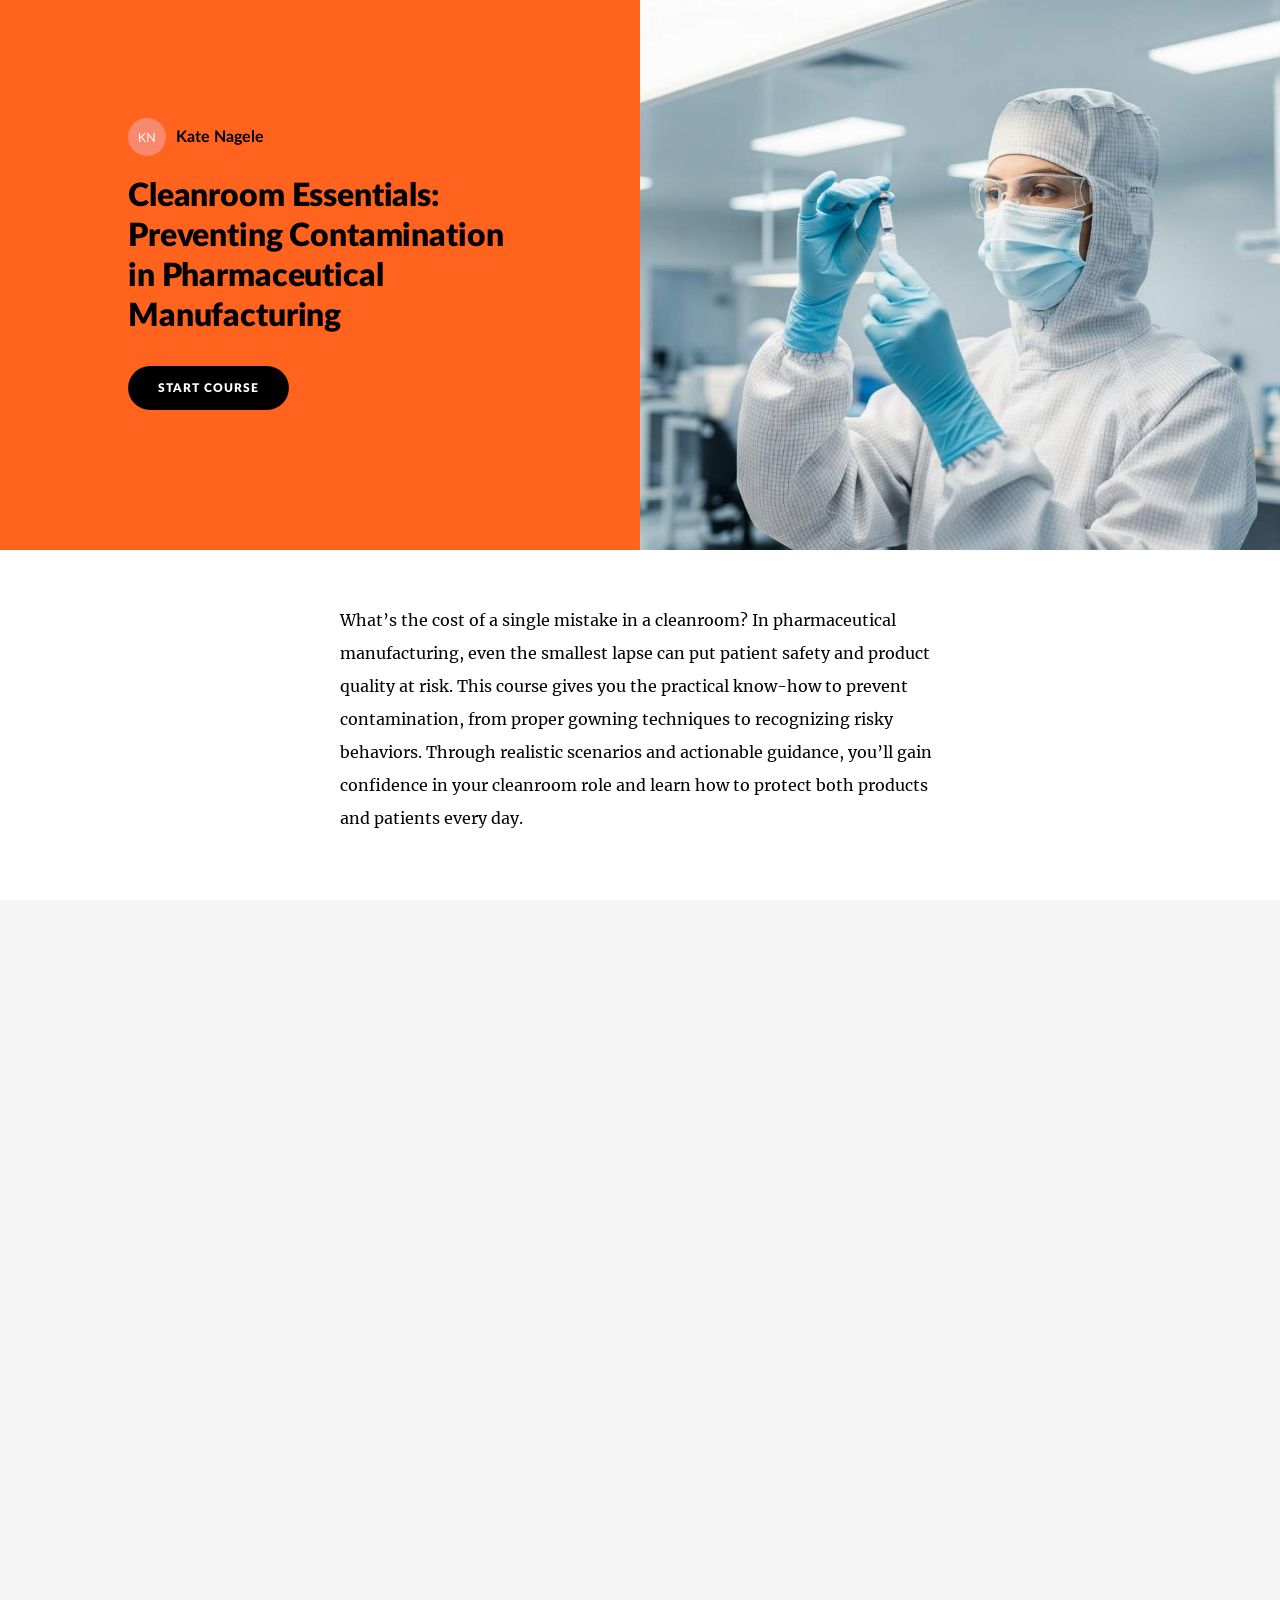
<file: projects/cleanroom-essentials-preventing-contamination-in-pharmaceutical-manufacturing/index.html>
<!doctype html>
<!-- 
course package version: REpsIbOf
rise_frontend sha: 071e0d42d3186674933a1dadbe093c8703b88091
learn_distribution_frontend sha: f3103f23178fc1f89bc34583fc55a2c387fe3f3f
mondrian sha: 3c846c3aaa459c307a5363f4cf4cd3d91bb73cf8
sandbox sha: 38e0c7bca6fd6bed198d58039339932c1fb4afbe
 -->
<html lang="en">
  <head>
    <meta charset="utf-8">
    <meta name="viewport" content="width=device-width,initial-scale=1">
    <title>Cleanroom Essentials: Preventing Contamination in Pharmaceutical Manufacturing</title>
    
      <link rel="stylesheet" href="lib/sandbox/4adfab46.css">
    
    <script type="application/json" id="__CONFIG__">
      {"remoteManifest":{"learn_distribution_frontend":{".js":["learn_dist/entry.js"]},"mondrian":{".js":["mondrian/entry.js"]}},"assetTargetPrefixes":{"media":"assets","font":"lib/fonts"}}
    </script>
    
    <script src="lib/dist/4215d215.js"></script>
  </head>
  <body>
    <div id="app"></div>
    
      <script src="lib/rise/3be4fa30.js"></script>
    
      <script src="lib/sandbox/c77685df.js"></script>
    
  </body>
</html>
</file>
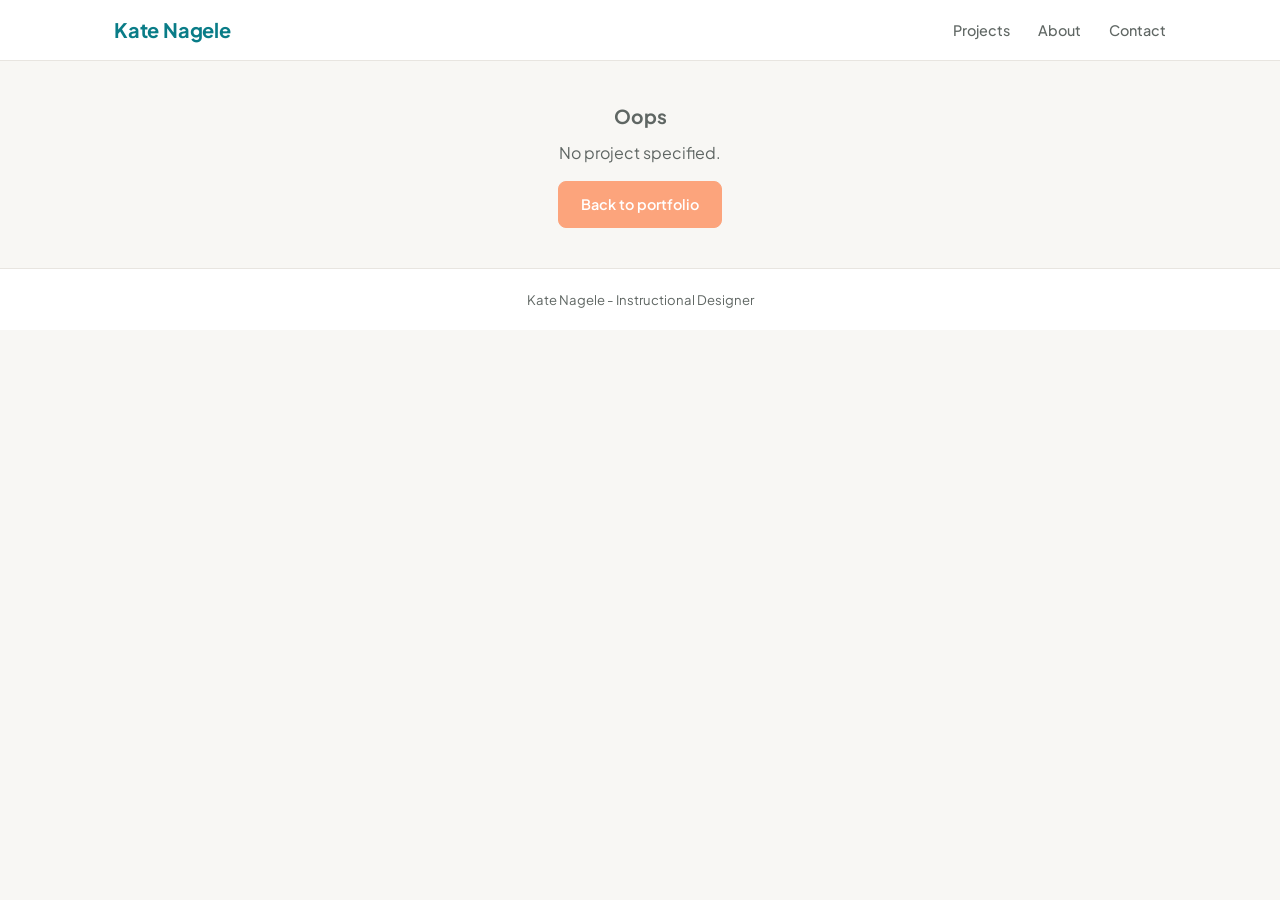
<file: project.html>
<!DOCTYPE html>
<html lang="en">
<head>
  <meta charset="UTF-8" />
  <meta name="viewport" content="width=device-width, initial-scale=1.0" />
  <title>Kate Nagele | Project</title>
  <link rel="preconnect" href="https://fonts.googleapis.com" />
  <link rel="preconnect" href="https://fonts.gstatic.com" crossorigin />
  <link href="https://fonts.googleapis.com/css2?family=Plus+Jakarta+Sans:wght@400;500;600;700;800&display=swap" rel="stylesheet" />
  <link rel="stylesheet" href="style.css" />
</head>
<body>

  <!-- NAV -->
  <header>
    <nav class="container">
      <a href="index.html" class="nav-logo">Kate Nagele</a>
      <ul class="nav-links">
        <li><a href="index.html#projects">Projects</a></li>
        <li><a href="index.html#about">About</a></li>
        <li><a href="index.html#contact">Contact</a></li>
      </ul>
    </nav>
  </header>

  <main id="main-content">
    <!-- Injected by JS -->
  </main>

  <footer>
    <div class="container">
      <span>Kate Nagele</span> - Instructional Designer
    </div>
  </footer>

  <script>
    // Parse ?id= from URL
    const params = new URLSearchParams(window.location.search);
    const projectId = params.get('id');

    async function loadProject() {
      const main = document.getElementById('main-content');

      if (!projectId) {
        showError('No project specified.');
        return;
      }

      try {
        const res = await fetch('projects.json');
        if (!res.ok) throw new Error('Could not load projects.json');
        const projects = await res.json();

        const p = projects.find(x => x.id === projectId);
        if (!p) {
          showError(`Project "${projectId}" not found.`);
          return;
        }

        // Update page title
        document.title = `${p.title} | Kate Nagele`;

        // Different Storyline exports may launch from story.html or index.html.
        const storyEntry = `${p.folder}/${p.entry || 'story.html'}`;

        main.innerHTML = `
          <div class="project-page-header container">
            <a href="index.html" class="back-link">
              <svg width="16" height="16" fill="none" stroke="currentColor" stroke-width="2" viewBox="0 0 24 24">
                <polyline points="15,18 9,12 15,6"/>
              </svg>
              All Projects
            </a>

            <div class="project-page-meta">
              <h1>${p.title}</h1>
              <p>${p.description}</p>
              <div class="project-tags">
                ${(p.tags || []).map(t => `<span class="tag">${t}</span>`).join('')}
              </div>
            </div>

            <div class="project-info-row">
              ${p.duration ? `<span><strong>Duration:</strong> ${p.duration}</span>` : ''}
              ${p.tools ? `<span><strong>Tools:</strong> ${p.tools}</span>` : ''}
              ${p.folder ? `<span><strong>Format:</strong> HTML5 / SCORM</span>` : ''}
            </div>
          </div>

          <div class="container" style="padding-bottom: 80px;">
            <div class="storyline-wrap" id="storyline-wrap">
              <iframe
                id="storyline-frame"
                src="${storyEntry}"
                allowfullscreen
                title="${p.title}"
                style="height: 600px;"
              ></iframe>
            </div>

            <p style="font-size:0.82rem; color: var(--text-muted); text-align:center; margin-top: -24px; margin-bottom: 40px;">
              Use the fullscreen button inside the module for the best experience.
            </p>

            <div style="text-align:center;">
              <a href="index.html" class="btn btn-outline">
                <svg width="15" height="15" fill="none" stroke="currentColor" stroke-width="2" viewBox="0 0 24 24">
                  <polyline points="15,18 9,12 15,6"/>
                </svg>
                Back to all projects
              </a>
            </div>
          </div>
        `;

        // Auto-resize iframe height based on content (optional, helps with responsive)
        const frame = document.getElementById('storyline-frame');
        frame.addEventListener('load', () => {
          try {
            const h = frame.contentWindow.document.body.scrollHeight;
            if (h > 400) frame.style.height = h + 'px';
          } catch (e) {
            // Cross-origin iframe - leave fixed height in place.
          }
        });

      } catch (e) {
        showError('Could not load project data.');
        console.error(e);
      }
    }

    function showError(msg) {
      document.getElementById('main-content').innerHTML = `
        <div class="container">
          <div class="error-msg">
            <h2>Oops</h2>
            <p>${msg}</p>
            <a href="index.html" class="btn btn-outline" style="margin-top:16px; display:inline-flex;">Back to portfolio</a>
          </div>
        </div>
      `;
    }

    loadProject();
  </script>
</body>
</html>
</file>
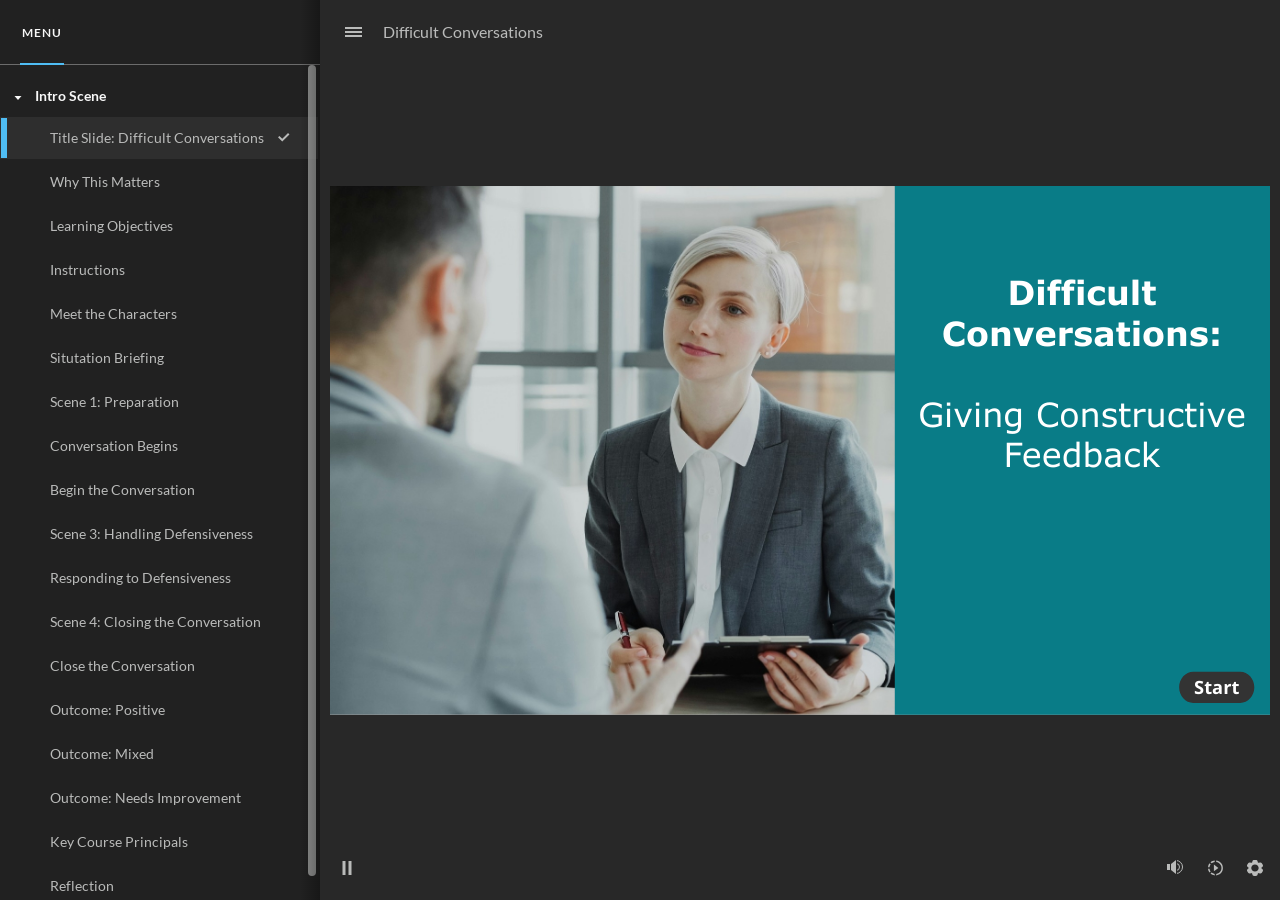
<file: projects/difficult-conversations/story.html>
﻿<!doctype html>
<html lang="en-US">
<head>
  <meta charset="utf-8">
  <!-- Created using Storyline 360 x64 - http://www.articulate.com  -->
  <!-- version: 3.111.36326.0 -->
  <title>Difficult Conversations</title>
  <meta http-equiv="x-ua-compatible" content="IE=edge"/>
  <meta name="viewport" content="width=device-width,initial-scale=1,user-scalable=no,shrink-to-fit=no,minimal-ui"/>
  <meta name="apple-mobile-web-app-capable" content="yes"/>
  <style>
    html, body { height: 100%; padding: 0; margin: 0 }
    #app { height: 100%; width: 100%; }
  </style>

  <script>
    window.DS = {};
    window.globals = {
      DATA_PATH_BASE: '',
      HAS_FRAME: true,
      HAS_SLIDE: true,

      lmsPresent: false,
      tinCanPresent: false,
      cmi5Present: false,
      aoSupport: false,
      scale: 'Scaled',
      captureRc: false,
      browserSize: 'optimal',
      bgColor: '#282828',
      features: 'DropInBase,JsInteractions,PlayerSizeOption,SlideLevelScale',
      themeName: 'unified',
      preloaderColor: '#FFFFFF',
      suppressAnalytics: false,
      productChannel: 'stable',
      publishSource: 'storyline',
      aid: 'aid|2c4641ba-0ff1-5bcf-bfb4-1b4de7bfc735',
      cid: '2a97f2e4-2a83-4d24-9660-d3643186817e',
      playerVersion: '3.111.36326.0',
      publishTimestamp: '2026-03-31T21:57:25.2236820Z',
      maxIosVideoElements: 10,
      connectionSettings: { message: 'You%20are%20offline.%20Trying%20to%20reconnect...', useDarkTheme: false, mode: 'disabled' },
      hasFeature: function(feature) {
        return this.features.split(',').includes(feature);
      },
      
      parseParams: function(qs) {
        if (window.globals.parsedParams != null) {
          return window.globals.parsedParams;
        }
        qs = (qs || window.location.search.substr(1)).split('+').join(' ');
        var params = {},
            tokens,
            re = /[?&]?([^=]+)=([^&]*)/g;

        while (tokens = re.exec(qs)) {
          params[decodeURIComponent(tokens[1]).trim()] =
            decodeURIComponent(tokens[2]).trim();
        }
        window.globals.parsedParams = params;
        return params;
      }

    };

    if (window.flagsUnderTest != null) {
      window.globals.features = window.flagsUnderTest.reduce((accum, feature) => {
        if (!accum.includes(feature)) {
          accum.push(feature);
        }
        return accum;
      }, window.globals.features.split(',')).join();
    }
  </script>
  <script>
    var isIe11 = ('ActiveXObject' in window || window.MSBlobBuilder != null)
      && window.msCrypto != null && !window.ActiveXObject;
    if (isIe11) {
      window.globals.unsupportedBrowser = true;
      document.write(atob('[base64]'));
    }
  </script>

  <script>
    if (window.globals.hasFeature('Localization')) {
      
      
    }
  </script>

  
  
  <script>window.THREE = { };</script>
  
</head>
<body style="background: #282828" class="cs-HTML theme-unified">
  <!-- 360 -->
  <script>!function(){var e,i=/iPhone/i,o=/iPod/i,n=/iPad/i,t=/\biOS-universal(?:.+)Mac\b/i,r=/\bAndroid(?:.+)Mobile\b/i,a=/Android/i,d=/(?:SD4930UR|\bSilk(?:.+)Mobile\b)/i,p=/Silk/i,l=/Windows Phone/i,u=/\bWindows(?:.+)ARM\b/i,b=/BlackBerry/i,s=/BB10/i,c=/Opera Mini/i,f=/\b(CriOS|Chrome)(?:.+)Mobile/i,h=/Mobile(?:.+)Firefox\b/i,v=function(e){return void 0!==e&&"MacIntel"===e.platform&&"number"==typeof e.maxTouchPoints&&e.maxTouchPoints>1&&"undefined"==typeof MSStream};e=function(e){var m={userAgent:"",platform:"",maxTouchPoints:0};e||"undefined"==typeof navigator?"string"==typeof e?m.userAgent=e:e&&e.userAgent&&(m={userAgent:e.userAgent,platform:e.platform,maxTouchPoints:e.maxTouchPoints||0}):m={userAgent:navigator.userAgent,platform:navigator.platform,maxTouchPoints:navigator.maxTouchPoints||0};var g=m.userAgent,y=g.split("[FBAN");void 0!==y[1]&&(g=y[0]),void 0!==(y=g.split("Twitter"))[1]&&(g=y[0]);var A=function(e){return function(i){return i.test(e)}}(g),w={apple:{phone:A(i)&&!A(l),ipod:A(o),tablet:!A(i)&&(A(n)||v(m))&&!A(l),universal:A(t),device:(A(i)||A(o)||A(n)||A(t)||v(m))&&!A(l)},amazon:{phone:A(d),tablet:!A(d)&&A(p),device:A(d)||A(p)},android:{phone:!A(l)&&A(d)||!A(l)&&A(r),tablet:!A(l)&&!A(d)&&!A(r)&&(A(p)||A(a)),device:!A(l)&&(A(d)||A(p)||A(r)||A(a))||A(/\bokhttp\b/i)},windows:{phone:A(l),tablet:A(u),device:A(l)||A(u)},other:{blackberry:A(b),blackberry10:A(s),opera:A(c),firefox:A(h),chrome:A(f),device:A(b)||A(s)||A(c)||A(h)||A(f)},any:!1,phone:!1,tablet:!1};return w.any=w.apple.device||w.android.device||w.windows.device||w.other.device,w.phone=w.apple.phone||w.android.phone||w.windows.phone,w.tablet=w.apple.tablet||w.android.tablet||w.windows.tablet,w}(),"object"==typeof exports&&"undefined"!=typeof module?module.exports=e:"function"==typeof define&&define.amd?define((function(){return e})):this.isMobile=e}();
    window.isMobile.apple.tablet = window.isMobile.apple.tablet ||
      (navigator.platform === 'MacIntel' && navigator.maxTouchPoints > 1);
    window.isMobile.apple.device = window.isMobile.apple.device || window.isMobile.apple.tablet;
    window.isMobile.tablet = window.isMobile.tablet || window.isMobile.apple.tablet;
    window.isMobile.any = window.isMobile.any || window.isMobile.apple.tablet;
  </script>

  <div id="focus-sink" tabindex="-1"></div>

  <div id="preso"></div>
  <script>
    (function() {

      var classTypes = [ 'desktop', 'mobile', 'phone', 'tablet' ];

      var addDeviceClasses = function(prefix, testObj) {
        var curr, i;
        for (i = 0; i < classTypes.length; i++) {
          curr = classTypes[i];
          if (testObj[curr]) {
            document.body.classList.add(prefix + curr);
          }
        }
      };

      var params = window.globals.parseParams(),
          isDevicePreview = params.devicepreview === '1',
          isPhoneOverride = params.deviceType === 'phone' || (isDevicePreview && params.phone == '1'),
          isTabletOverride = (params.deviceType === 'tablet' || isDevicePreview) && !isPhoneOverride,
          isMobileOverride = isPhoneOverride || isTabletOverride;

      var deviceView = {
        desktop: !window.isMobile.any && !isMobileOverride,
        mobile: window.isMobile.any || isMobileOverride,
        phone: isPhoneOverride || (window.isMobile.phone && !isTabletOverride),
        tablet: isTabletOverride || window.isMobile.tablet
      };

      window.globals.deviceView = deviceView;
      window.isMobile.desktop = !window.isMobile.any;
      window.isMobile.mobile = window.isMobile.any;

      addDeviceClasses('view-', deviceView);

    })();
  </script>
  
  <script src='story_content/triggers.js' type=text/javascript></script>
<script src='story_content/user.js' type=text/javascript></script>
  <div class="slide-loader"></div>

  <script>
    var doc = document, loader = doc.body.querySelector('.slide-loader'); [ 1, 2, 3 ].forEach(function(n) { var d = doc.createElement('div'); d.style.backgroundColor = window.globals.preloaderColor; d.classList.add('mobile-loader-dot'); d.classList.add('dot' + n); loader.appendChild(d); });
  </script>

  <div class="mobile-load-title-overlay" style="display: none">
    <div class="mobile-load-title">Difficult Conversations</div>
  </div>

  <div class="mobile-chrome-warning"></div>

  
<style>
  .warn-connection-dialog {
    display: none;
    background: transparent;
    pointer-events: all;
    position: fixed;
    left: 0;
    top: 0;
    width: 100%;
    height: 100%;
    z-index: 999;
  }

  .warn-connection-content {
    pointer-events: all;
    border-radius: 4px;
    background: white;
    border: 1px solid #E7E7E7;
    color: #333333;
    box-shadow: 0 2px 4px rgba(0, 0, 0, 0.25);
    transition: all 150ms ease-out;
    position: absolute;
    white-space: nowrap;
  }

  .view-phone.is-landscape .warn-connection-content {
    left: 23px;
    bottom: 23px;
  }

  .view-tablet.is-landscape .warn-connection-content {
    left: 50%;
    top: 20px;
    transform: translateX(-50%);
  }

  .view-mobile.is-portrait .warn-connection-content {
    transform: translate(-50%, calc(-100% - 15px));
  }

  .warn-connection-content p {
    display: inline-block;
    margin: 0 8px 0 0;
    line-height: 33px;
    font-size: 11px;
  }

  .warn-connection-content svg {
    position: relative;
    vertical-align: middle;
    margin: 0 2px 2px 8px;
  }

  .view-desktop .warn-connection-content {
    left: 1.5em;
    bottom: 1.5em;
  }

  .view-desktop .warn-connection-content p {
    font-size: 1.1em;
  }

  .is-offline .warn-connection-dialog {
    display: block;
  }

  .is-offline .cs-panel * {
    pointer-events: none !important;
  }

  .is-offline .cs-panel {
    pointer-events: all !important;
  }

  .is-offline #nav-controls * {
    pointer-events: none !important;
  }

  .is-offline #nav-controls {
    pointer-events: all !important;
  }
</style>

<div class="warn-connection-dialog" role="alertdialog" aria-modal="true" tabindex="0" aria-labelledby="warn-connection-message">
  <div class="warn-connection-content">
    <svg width="17" height="15" viewBox="0 0 17 15" xmlns="http://www.w3.org/2000/svg">
      <path fill="#8F0000" stroke="white" d="M16.07,12.98 L15.88,12.23 L9.51,1.21 C8.97,0.26,7.6,0.26,7.06,1.21 L0.69,12.23 C0.15,13.16,0.81,14.36,1.91,14.36 H14.65 C15.47,14.36,16.05,13.7,16.07,12.98 Z"/>
      <path fill="white" stroke="white" d="M8.58,5.5 C8.35,5.28,8.5,5.35,8.21,5.32 C8.09,5.35,7.97,5.49,7.96,5.67 C7.97,5.79,7.98,5.92,7.98,6.04 L7.98,6.04 C7.99,6.17,8,6.31,8.01,6.43 L8.01,6.44 C8.03,6.92,8.06,7.41,8.09,7.9 L8.09,7.9 C8.12,8.39,8.14,8.88,8.17,9.37 C8.17,9.39,8.18,9.42,8.2,9.44 C8.23,9.46,8.25,9.47,8.28,9.47 C8.31,9.47,8.34,9.46,8.35,9.44 C8.37,9.43,8.38,9.4,8.39,9.35 L8.39,9.34 C8.39,9.24,8.4,9.15,8.4,9.05 L8.4,9.05 C8.41,8.96,8.41,8.86,8.42,8.75 C8.43,8.44,8.45,8.12,8.47,7.81 L8.47,7.81 C8.49,7.49,8.51,7.18,8.53,6.87 C8.55,6.46,8.56,6.05,8.59,5.64 L8.6,5.62 C8.6,5.57,8.59,5.53,8.58,5.5 L8.21,5.32 Z"/>
      <circle fill="white" stroke="white" cx="8.3" cy="11.35" r="0.3"/>
    </svg>
    <p id="warn-connection-message">You are offline. Trying to reconnect...</p>
  </div>
</div>

<script>
  (function() {
    window.DS.connection = {
      warningShown: false,
      assets: {},
      loadingAssetGroup: false,
      retryDelay: 500
    };

    var connectionSettings = window.globals.connectionSettings || {};

    var useConnectionMessages = window.AbortController != null &&
      window.location.protocol != 'file:' &&
      connectionSettings.mode === 'normal';

    window.DS.connection.useConnectionMessages = useConnectionMessages;

    var assetCount = 0;
    var checkLoadedId;


    if (useConnectionMessages && connectionSettings != null) {
      var contentEl = document.querySelector('.warn-connection-content');
      var messageEl = contentEl.querySelector('p');

      if (connectionSettings.useDarkTheme) {
        contentEl.style.borderColor = '#BABBBA';
        contentEl.style.backgroundColor = '#282828';
        contentEl.style.color = '#FFFFFF';
      }

      if (connectionSettings.message != null) {
        messageEl.textContent = window.decodeURIComponent(connectionSettings.message);
      }
    }

    function checkAssetsReady() {
      for (var i in DS.connection.assets) {
        if (!DS.connection.assets[i].success) {
          return false;
        }
      }
      return true;
    }

    function stopAssetGroup() {
      if (!useConnectionMessages) { return; }

      assetCount = 0;

      DS.connection.oldAssetGroup = DS.connection.assets;
      DS.connection.assets = {};
      DS.connection.loadingAssetGroup = false;
      clearInterval(checkLoadedId);
    }

    function startAssetGroup() {
      if (!useConnectionMessages) { return; }
      var ticks = 0;
      clearInterval(checkLoadedId);
      checkLoadedId = setInterval(function() {
        var loaded = 0;
        if (assetCount === 0 && loaded === 0) {
          clearInterval(checkLoadedId);
          return;
        }

        for (var i in DS.connection.assets) {
          if (DS.connection.assets[i].success) {
            loaded++;
          }
        }

        if (assetCount === loaded && checkAssetsReady()) {
          for (var i in DS.connection.assets) {
            if (DS.connection.assets[i].action) {
              DS.connection.assets[i].action();
            }
          }
          hideWarning();
          stopAssetGroup();
        }
      }, 100)
    }

    function requiredAsset(url, action, retry, type) {
      if (!useConnectionMessages) { return; }
      if (DS.connection.assets[url]) { return; }

      DS.connection.assets[url] = {
        success: false, action: action, retry: retry, type: type
      };
      assetCount = Object.keys(DS.connection.assets).length;
      if (!DS.connection.loadingAssetGroup) {
        startAssetGroup();
      }
      DS.connection.loadingAssetGroup = true;
    }

    function assetLoaded(url) {
      if (!useConnectionMessages) { return; }
      if (DS.connection.assets[url]) {
        DS.connection.assets[url].success = true;
      }
    }

    function assetFailed(url) {
      if (!useConnectionMessages) { return; }
      if (!DS.connection.assets[url]) {
        if (/\.js$/.test(url) && url.indexOf('transcripts') === -1) {
          setTimeout(function() {
            if (DS.connection.lastSlideLoaded != null) {
              DS.connection.lastSlideLoaded();
            }
          }, DS.connection.retryDelay);
        }
        return;
      }
      if (!DS.connection.warningShown) { showWarning(); }
      if (DS.connection.assets[url].retry) {
        setTimeout(function() {
          if (!DS.connection.assets[url].success) {
            DS.connection.assets[url].retry()
          }
        }, DS.connection.retryDelay);
      }
    }

    function hideWarning() {
      document.body.classList.remove('is-offline');
      DS.connection.warningShown = false;
      enableKeys();
    }
    DS.connection.hideWarning = hideWarning

    function showWarning(btn) {
      document.body.classList.add('is-offline')
      DS.connection.warningShown = true;
      updateWarningPosition();
      disableKeys();
    }

    function updateWarningPosition() {
      if (!DS.connection.warningShown) {
        return;
      }

      var isPortrait = document.body.classList.contains('is-portrait');
      var isMobile = document.body.classList.contains('view-mobile');
      var warningEl = document.querySelector('.warn-connection-content');

      if (isPortrait && isMobile) {
        var slide = document.querySelector('.primary-slide');
        var slideRect = slide != null
          ? slide.getBoundingClientRect()
          : { top: window.innerHeight, left: 0, width: window.innerWidth };

        warningEl.style.top = `${slideRect.top}px`
        warningEl.style.left = `${slideRect.left + slideRect.width / 2}px`
      } else {
        warningEl.style.top = null;
        warningEl.style.left = null;
      }

      window.requestAnimationFrame(updateWarningPosition);
    }

    function onDisableKeyDown(e) {
      e.preventDefault();
      e.stopImmediatePropagation();
    }

    function onDisableKeyUp(e) {
      e.preventDefault();
      e.stopImmediatePropagation();
    }

    var accStyle = document.createElement('style');
    var warnDialogEl = document.querySelector('.warn-connection-dialog');

    function disableKeys() {
      if (DS.views && DS.views.nsStack && DS.views.nsStack.length === 1) {
        DS.views.nsStack[0].tabReachable = false
        DS.views.nsStack[0].updateTabIndex(true);
      }

      accStyle.innerHTML = '.acc-shadow-dom { display: none; }';
      document.body.appendChild(accStyle);

      warnDialogEl.parentNode.append(warnDialogEl);
      warnDialogEl.focus();
    }

    function enableKeys() {
      accStyle.remove();
      if (DS.views && DS.views.nsStack && DS.views.nsStack.length === 1 && DS.views.nsStack[0].name === '_frame') {
        DS.views.nsStack[0].tabReachable = true;
        DS.views.nsStack[0].updateTabIndex();
      }
    }

    // these will all be noops if the feature flag isn't set in
    // the data and `window.globals.features`
    DS.connection.requiredAsset = requiredAsset;
    DS.connection.assetLoaded = assetLoaded;
    DS.connection.assetFailed = assetFailed;
    DS.connection.stopAssetGroup = stopAssetGroup;
    DS.connection.startAssetGroup = startAssetGroup;
  })();
</script>


  <script>
    
    if (window.autoSpider && window.vInterfaceObject) {
      document.querySelector('.mobile-load-title-overlay').style.display = 'none';
    }
  </script>

  

  <link rel="stylesheet" href="html5/data/css/output.min.css" data-noprefix/>
</body>
<script src="html5/lib/scripts/bootstrapper.min.js"></script>
</html>
</file>
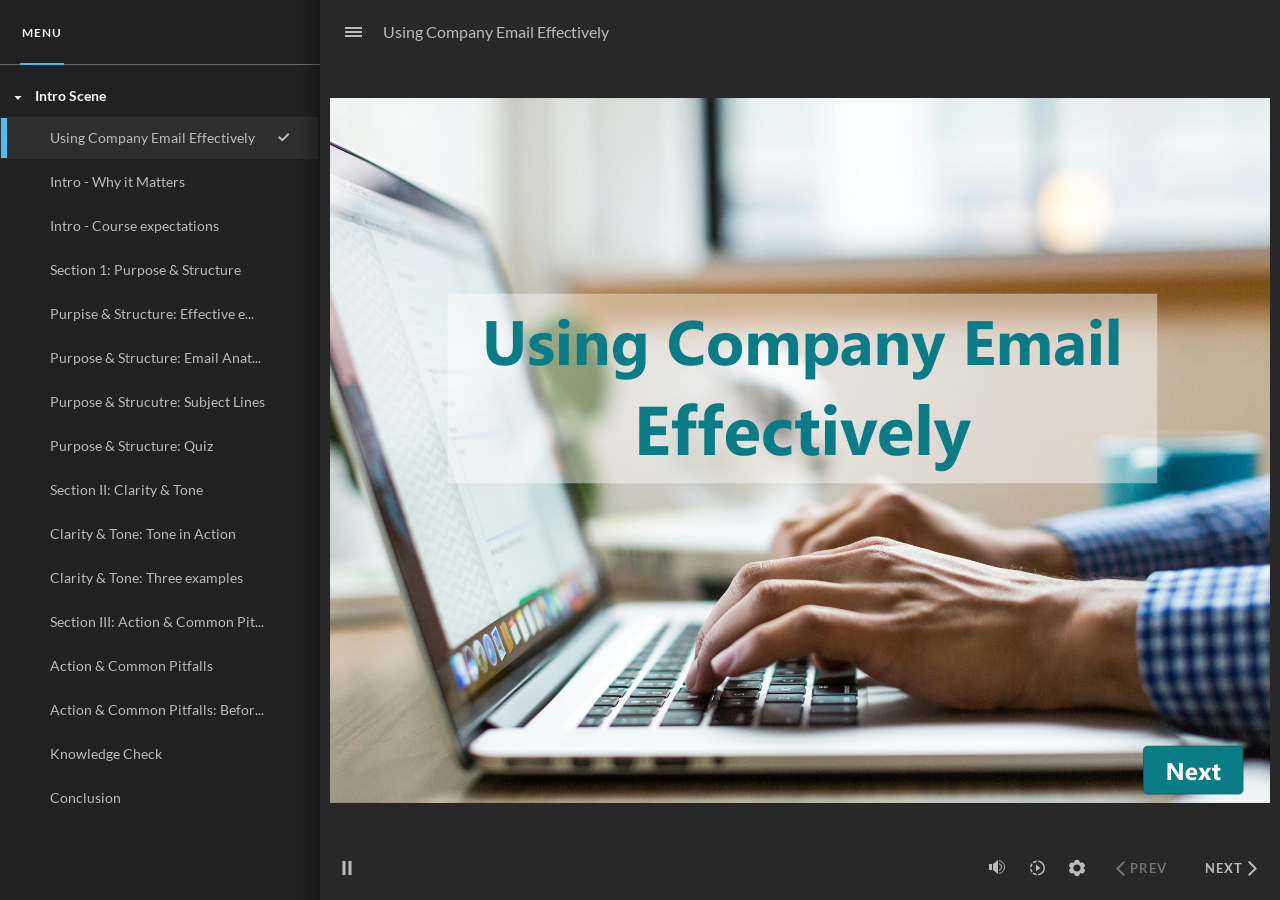
<file: projects/using-company-email-effectively/story.html>
﻿<!doctype html>
<html lang="en-US">
<head>
  <meta charset="utf-8">
  <!-- Created using Storyline 360 x64 - http://www.articulate.com  -->
  <!-- version: 3.111.36326.0 -->
  <title>Using Company Email Effectively</title>
  <meta http-equiv="x-ua-compatible" content="IE=edge"/>
  <meta name="viewport" content="width=device-width,initial-scale=1,user-scalable=no,shrink-to-fit=no,minimal-ui"/>
  <meta name="apple-mobile-web-app-capable" content="yes"/>
  <style>
    html, body { height: 100%; padding: 0; margin: 0 }
    #app { height: 100%; width: 100%; }
  </style>

  <script>
    window.DS = {};
    window.globals = {
      DATA_PATH_BASE: '',
      HAS_FRAME: true,
      HAS_SLIDE: true,

      lmsPresent: false,
      tinCanPresent: false,
      cmi5Present: false,
      aoSupport: false,
      scale: 'Scaled',
      captureRc: false,
      browserSize: 'optimal',
      bgColor: '#282828',
      features: 'DropInBase,JsInteractions,PlayerSizeOption,SlideLevelScale',
      themeName: 'unified',
      preloaderColor: '#FFFFFF',
      suppressAnalytics: false,
      productChannel: 'stable',
      publishSource: 'storyline',
      aid: 'aid|2c4641ba-0ff1-5bcf-bfb4-1b4de7bfc735',
      cid: 'e9d4539c-33d4-4f7b-8f75-58decb9362b5',
      playerVersion: '3.111.36326.0',
      publishTimestamp: '2026-04-15T02:53:42.7824433Z',
      maxIosVideoElements: 10,
      connectionSettings: { message: 'You%20are%20offline.%20Trying%20to%20reconnect...', useDarkTheme: false, mode: 'disabled' },
      hasFeature: function(feature) {
        return this.features.split(',').includes(feature);
      },
      
      parseParams: function(qs) {
        if (window.globals.parsedParams != null) {
          return window.globals.parsedParams;
        }
        qs = (qs || window.location.search.substr(1)).split('+').join(' ');
        var params = {},
            tokens,
            re = /[?&]?([^=]+)=([^&]*)/g;

        while (tokens = re.exec(qs)) {
          params[decodeURIComponent(tokens[1]).trim()] =
            decodeURIComponent(tokens[2]).trim();
        }
        window.globals.parsedParams = params;
        return params;
      }

    };

    if (window.flagsUnderTest != null) {
      window.globals.features = window.flagsUnderTest.reduce((accum, feature) => {
        if (!accum.includes(feature)) {
          accum.push(feature);
        }
        return accum;
      }, window.globals.features.split(',')).join();
    }
  </script>
  <script>
    var isIe11 = ('ActiveXObject' in window || window.MSBlobBuilder != null)
      && window.msCrypto != null && !window.ActiveXObject;
    if (isIe11) {
      window.globals.unsupportedBrowser = true;
      document.write(atob('[base64]'));
    }
  </script>

  <script>
    if (window.globals.hasFeature('Localization')) {
      
      
    }
  </script>

  
  
  <script>window.THREE = { };</script>
  
</head>
<body style="background: #282828" class="cs-HTML theme-unified">
  <!-- 360 -->
  <script>!function(){var e,i=/iPhone/i,o=/iPod/i,n=/iPad/i,t=/\biOS-universal(?:.+)Mac\b/i,r=/\bAndroid(?:.+)Mobile\b/i,a=/Android/i,d=/(?:SD4930UR|\bSilk(?:.+)Mobile\b)/i,p=/Silk/i,l=/Windows Phone/i,u=/\bWindows(?:.+)ARM\b/i,b=/BlackBerry/i,s=/BB10/i,c=/Opera Mini/i,f=/\b(CriOS|Chrome)(?:.+)Mobile/i,h=/Mobile(?:.+)Firefox\b/i,v=function(e){return void 0!==e&&"MacIntel"===e.platform&&"number"==typeof e.maxTouchPoints&&e.maxTouchPoints>1&&"undefined"==typeof MSStream};e=function(e){var m={userAgent:"",platform:"",maxTouchPoints:0};e||"undefined"==typeof navigator?"string"==typeof e?m.userAgent=e:e&&e.userAgent&&(m={userAgent:e.userAgent,platform:e.platform,maxTouchPoints:e.maxTouchPoints||0}):m={userAgent:navigator.userAgent,platform:navigator.platform,maxTouchPoints:navigator.maxTouchPoints||0};var g=m.userAgent,y=g.split("[FBAN");void 0!==y[1]&&(g=y[0]),void 0!==(y=g.split("Twitter"))[1]&&(g=y[0]);var A=function(e){return function(i){return i.test(e)}}(g),w={apple:{phone:A(i)&&!A(l),ipod:A(o),tablet:!A(i)&&(A(n)||v(m))&&!A(l),universal:A(t),device:(A(i)||A(o)||A(n)||A(t)||v(m))&&!A(l)},amazon:{phone:A(d),tablet:!A(d)&&A(p),device:A(d)||A(p)},android:{phone:!A(l)&&A(d)||!A(l)&&A(r),tablet:!A(l)&&!A(d)&&!A(r)&&(A(p)||A(a)),device:!A(l)&&(A(d)||A(p)||A(r)||A(a))||A(/\bokhttp\b/i)},windows:{phone:A(l),tablet:A(u),device:A(l)||A(u)},other:{blackberry:A(b),blackberry10:A(s),opera:A(c),firefox:A(h),chrome:A(f),device:A(b)||A(s)||A(c)||A(h)||A(f)},any:!1,phone:!1,tablet:!1};return w.any=w.apple.device||w.android.device||w.windows.device||w.other.device,w.phone=w.apple.phone||w.android.phone||w.windows.phone,w.tablet=w.apple.tablet||w.android.tablet||w.windows.tablet,w}(),"object"==typeof exports&&"undefined"!=typeof module?module.exports=e:"function"==typeof define&&define.amd?define((function(){return e})):this.isMobile=e}();
    window.isMobile.apple.tablet = window.isMobile.apple.tablet ||
      (navigator.platform === 'MacIntel' && navigator.maxTouchPoints > 1);
    window.isMobile.apple.device = window.isMobile.apple.device || window.isMobile.apple.tablet;
    window.isMobile.tablet = window.isMobile.tablet || window.isMobile.apple.tablet;
    window.isMobile.any = window.isMobile.any || window.isMobile.apple.tablet;
  </script>

  <div id="focus-sink" tabindex="-1"></div>

  <div id="preso"></div>
  <script>
    (function() {

      var classTypes = [ 'desktop', 'mobile', 'phone', 'tablet' ];

      var addDeviceClasses = function(prefix, testObj) {
        var curr, i;
        for (i = 0; i < classTypes.length; i++) {
          curr = classTypes[i];
          if (testObj[curr]) {
            document.body.classList.add(prefix + curr);
          }
        }
      };

      var params = window.globals.parseParams(),
          isDevicePreview = params.devicepreview === '1',
          isPhoneOverride = params.deviceType === 'phone' || (isDevicePreview && params.phone == '1'),
          isTabletOverride = (params.deviceType === 'tablet' || isDevicePreview) && !isPhoneOverride,
          isMobileOverride = isPhoneOverride || isTabletOverride;

      var deviceView = {
        desktop: !window.isMobile.any && !isMobileOverride,
        mobile: window.isMobile.any || isMobileOverride,
        phone: isPhoneOverride || (window.isMobile.phone && !isTabletOverride),
        tablet: isTabletOverride || window.isMobile.tablet
      };

      window.globals.deviceView = deviceView;
      window.isMobile.desktop = !window.isMobile.any;
      window.isMobile.mobile = window.isMobile.any;

      addDeviceClasses('view-', deviceView);

    })();
  </script>
  
  <script src='story_content/triggers.js' type=text/javascript></script>
<script src='story_content/user.js' type=text/javascript></script>
  <div class="slide-loader"></div>

  <script>
    var doc = document, loader = doc.body.querySelector('.slide-loader'); [ 1, 2, 3 ].forEach(function(n) { var d = doc.createElement('div'); d.style.backgroundColor = window.globals.preloaderColor; d.classList.add('mobile-loader-dot'); d.classList.add('dot' + n); loader.appendChild(d); });
  </script>

  <div class="mobile-load-title-overlay" style="display: none">
    <div class="mobile-load-title">Using Company Email Effectively</div>
  </div>

  <div class="mobile-chrome-warning"></div>

  
<style>
  .warn-connection-dialog {
    display: none;
    background: transparent;
    pointer-events: all;
    position: fixed;
    left: 0;
    top: 0;
    width: 100%;
    height: 100%;
    z-index: 999;
  }

  .warn-connection-content {
    pointer-events: all;
    border-radius: 4px;
    background: white;
    border: 1px solid #E7E7E7;
    color: #333333;
    box-shadow: 0 2px 4px rgba(0, 0, 0, 0.25);
    transition: all 150ms ease-out;
    position: absolute;
    white-space: nowrap;
  }

  .view-phone.is-landscape .warn-connection-content {
    left: 23px;
    bottom: 23px;
  }

  .view-tablet.is-landscape .warn-connection-content {
    left: 50%;
    top: 20px;
    transform: translateX(-50%);
  }

  .view-mobile.is-portrait .warn-connection-content {
    transform: translate(-50%, calc(-100% - 15px));
  }

  .warn-connection-content p {
    display: inline-block;
    margin: 0 8px 0 0;
    line-height: 33px;
    font-size: 11px;
  }

  .warn-connection-content svg {
    position: relative;
    vertical-align: middle;
    margin: 0 2px 2px 8px;
  }

  .view-desktop .warn-connection-content {
    left: 1.5em;
    bottom: 1.5em;
  }

  .view-desktop .warn-connection-content p {
    font-size: 1.1em;
  }

  .is-offline .warn-connection-dialog {
    display: block;
  }

  .is-offline .cs-panel * {
    pointer-events: none !important;
  }

  .is-offline .cs-panel {
    pointer-events: all !important;
  }

  .is-offline #nav-controls * {
    pointer-events: none !important;
  }

  .is-offline #nav-controls {
    pointer-events: all !important;
  }
</style>

<div class="warn-connection-dialog" role="alertdialog" aria-modal="true" tabindex="0" aria-labelledby="warn-connection-message">
  <div class="warn-connection-content">
    <svg width="17" height="15" viewBox="0 0 17 15" xmlns="http://www.w3.org/2000/svg">
      <path fill="#8F0000" stroke="white" d="M16.07,12.98 L15.88,12.23 L9.51,1.21 C8.97,0.26,7.6,0.26,7.06,1.21 L0.69,12.23 C0.15,13.16,0.81,14.36,1.91,14.36 H14.65 C15.47,14.36,16.05,13.7,16.07,12.98 Z"/>
      <path fill="white" stroke="white" d="M8.58,5.5 C8.35,5.28,8.5,5.35,8.21,5.32 C8.09,5.35,7.97,5.49,7.96,5.67 C7.97,5.79,7.98,5.92,7.98,6.04 L7.98,6.04 C7.99,6.17,8,6.31,8.01,6.43 L8.01,6.44 C8.03,6.92,8.06,7.41,8.09,7.9 L8.09,7.9 C8.12,8.39,8.14,8.88,8.17,9.37 C8.17,9.39,8.18,9.42,8.2,9.44 C8.23,9.46,8.25,9.47,8.28,9.47 C8.31,9.47,8.34,9.46,8.35,9.44 C8.37,9.43,8.38,9.4,8.39,9.35 L8.39,9.34 C8.39,9.24,8.4,9.15,8.4,9.05 L8.4,9.05 C8.41,8.96,8.41,8.86,8.42,8.75 C8.43,8.44,8.45,8.12,8.47,7.81 L8.47,7.81 C8.49,7.49,8.51,7.18,8.53,6.87 C8.55,6.46,8.56,6.05,8.59,5.64 L8.6,5.62 C8.6,5.57,8.59,5.53,8.58,5.5 L8.21,5.32 Z"/>
      <circle fill="white" stroke="white" cx="8.3" cy="11.35" r="0.3"/>
    </svg>
    <p id="warn-connection-message">You are offline. Trying to reconnect...</p>
  </div>
</div>

<script>
  (function() {
    window.DS.connection = {
      warningShown: false,
      assets: {},
      loadingAssetGroup: false,
      retryDelay: 500
    };

    var connectionSettings = window.globals.connectionSettings || {};

    var useConnectionMessages = window.AbortController != null &&
      window.location.protocol != 'file:' &&
      connectionSettings.mode === 'normal';

    window.DS.connection.useConnectionMessages = useConnectionMessages;

    var assetCount = 0;
    var checkLoadedId;


    if (useConnectionMessages && connectionSettings != null) {
      var contentEl = document.querySelector('.warn-connection-content');
      var messageEl = contentEl.querySelector('p');

      if (connectionSettings.useDarkTheme) {
        contentEl.style.borderColor = '#BABBBA';
        contentEl.style.backgroundColor = '#282828';
        contentEl.style.color = '#FFFFFF';
      }

      if (connectionSettings.message != null) {
        messageEl.textContent = window.decodeURIComponent(connectionSettings.message);
      }
    }

    function checkAssetsReady() {
      for (var i in DS.connection.assets) {
        if (!DS.connection.assets[i].success) {
          return false;
        }
      }
      return true;
    }

    function stopAssetGroup() {
      if (!useConnectionMessages) { return; }

      assetCount = 0;

      DS.connection.oldAssetGroup = DS.connection.assets;
      DS.connection.assets = {};
      DS.connection.loadingAssetGroup = false;
      clearInterval(checkLoadedId);
    }

    function startAssetGroup() {
      if (!useConnectionMessages) { return; }
      var ticks = 0;
      clearInterval(checkLoadedId);
      checkLoadedId = setInterval(function() {
        var loaded = 0;
        if (assetCount === 0 && loaded === 0) {
          clearInterval(checkLoadedId);
          return;
        }

        for (var i in DS.connection.assets) {
          if (DS.connection.assets[i].success) {
            loaded++;
          }
        }

        if (assetCount === loaded && checkAssetsReady()) {
          for (var i in DS.connection.assets) {
            if (DS.connection.assets[i].action) {
              DS.connection.assets[i].action();
            }
          }
          hideWarning();
          stopAssetGroup();
        }
      }, 100)
    }

    function requiredAsset(url, action, retry, type) {
      if (!useConnectionMessages) { return; }
      if (DS.connection.assets[url]) { return; }

      DS.connection.assets[url] = {
        success: false, action: action, retry: retry, type: type
      };
      assetCount = Object.keys(DS.connection.assets).length;
      if (!DS.connection.loadingAssetGroup) {
        startAssetGroup();
      }
      DS.connection.loadingAssetGroup = true;
    }

    function assetLoaded(url) {
      if (!useConnectionMessages) { return; }
      if (DS.connection.assets[url]) {
        DS.connection.assets[url].success = true;
      }
    }

    function assetFailed(url) {
      if (!useConnectionMessages) { return; }
      if (!DS.connection.assets[url]) {
        if (/\.js$/.test(url) && url.indexOf('transcripts') === -1) {
          setTimeout(function() {
            if (DS.connection.lastSlideLoaded != null) {
              DS.connection.lastSlideLoaded();
            }
          }, DS.connection.retryDelay);
        }
        return;
      }
      if (!DS.connection.warningShown) { showWarning(); }
      if (DS.connection.assets[url].retry) {
        setTimeout(function() {
          if (!DS.connection.assets[url].success) {
            DS.connection.assets[url].retry()
          }
        }, DS.connection.retryDelay);
      }
    }

    function hideWarning() {
      document.body.classList.remove('is-offline');
      DS.connection.warningShown = false;
      enableKeys();
    }
    DS.connection.hideWarning = hideWarning

    function showWarning(btn) {
      document.body.classList.add('is-offline')
      DS.connection.warningShown = true;
      updateWarningPosition();
      disableKeys();
    }

    function updateWarningPosition() {
      if (!DS.connection.warningShown) {
        return;
      }

      var isPortrait = document.body.classList.contains('is-portrait');
      var isMobile = document.body.classList.contains('view-mobile');
      var warningEl = document.querySelector('.warn-connection-content');

      if (isPortrait && isMobile) {
        var slide = document.querySelector('.primary-slide');
        var slideRect = slide != null
          ? slide.getBoundingClientRect()
          : { top: window.innerHeight, left: 0, width: window.innerWidth };

        warningEl.style.top = `${slideRect.top}px`
        warningEl.style.left = `${slideRect.left + slideRect.width / 2}px`
      } else {
        warningEl.style.top = null;
        warningEl.style.left = null;
      }

      window.requestAnimationFrame(updateWarningPosition);
    }

    function onDisableKeyDown(e) {
      e.preventDefault();
      e.stopImmediatePropagation();
    }

    function onDisableKeyUp(e) {
      e.preventDefault();
      e.stopImmediatePropagation();
    }

    var accStyle = document.createElement('style');
    var warnDialogEl = document.querySelector('.warn-connection-dialog');

    function disableKeys() {
      if (DS.views && DS.views.nsStack && DS.views.nsStack.length === 1) {
        DS.views.nsStack[0].tabReachable = false
        DS.views.nsStack[0].updateTabIndex(true);
      }

      accStyle.innerHTML = '.acc-shadow-dom { display: none; }';
      document.body.appendChild(accStyle);

      warnDialogEl.parentNode.append(warnDialogEl);
      warnDialogEl.focus();
    }

    function enableKeys() {
      accStyle.remove();
      if (DS.views && DS.views.nsStack && DS.views.nsStack.length === 1 && DS.views.nsStack[0].name === '_frame') {
        DS.views.nsStack[0].tabReachable = true;
        DS.views.nsStack[0].updateTabIndex();
      }
    }

    // these will all be noops if the feature flag isn't set in
    // the data and `window.globals.features`
    DS.connection.requiredAsset = requiredAsset;
    DS.connection.assetLoaded = assetLoaded;
    DS.connection.assetFailed = assetFailed;
    DS.connection.stopAssetGroup = stopAssetGroup;
    DS.connection.startAssetGroup = startAssetGroup;
  })();
</script>


  <script>
    
    if (window.autoSpider && window.vInterfaceObject) {
      document.querySelector('.mobile-load-title-overlay').style.display = 'none';
    }
  </script>

  

  <link rel="stylesheet" href="html5/data/css/output.min.css" data-noprefix/>
</body>
<script src="html5/lib/scripts/bootstrapper.min.js"></script>
</html>
</file>
<file: projects/cleanroom-essentials-preventing-contamination-in-pharmaceutical-manufacturing/lib/sandbox/4adfab46.css>
html,
body {
  height: 100%;
  margin: 0;
  padding: 0;
}

iframe {
  border: none;
  display: block;
  height: 100%;
  width: 100%;
}
</file>
<file: style.css>
/* ===========================
   Reset & Base
   =========================== */
*, *::before, *::after { box-sizing: border-box; margin: 0; padding: 0; }

:root {
  --bg: #F8F7F4;
  --surface-tint: #f2f7f2;
  --surface: #ffffff;
  --border: #e8e5e0;
  --heading: #1C2541;
  --text: #2E2E2E;
  --text-body: #2E2E2E;
  --text-muted: #5f6663;
  --accent: #097C87;
  --accent-hover: #07646d;
  --accent-light: rgba(35, 206, 217, 0.16);
  --accent-bright: #23CED9;
  --accent-secondary: #FCA47C;
  --accent-secondary-hover: #ee8f62;
  --sage: #A1CCA6;
  --yellow: #F9D779;
  --tag-bg: rgba(161, 204, 166, 0.22);
  --radius: 10px;
  --shadow: 0 2px 12px rgba(0,0,0,0.08);
  --shadow-hover: 0 6px 24px rgba(0,0,0,0.13);
  --max-width: 1100px;
  --font: 'Plus Jakarta Sans', -apple-system, BlinkMacSystemFont, 'Segoe UI', sans-serif;
}

html { font-size: 16px; }

body {
  font-family: var(--font);
  background: var(--bg);
  color: var(--text-body);
  line-height: 1.6;
  min-height: 100vh;
}

a { color: var(--accent); text-decoration: none; }
a:hover { color: var(--accent-hover); }

img { display: block; max-width: 100%; }

/* ===========================
   Layout
   =========================== */
.container {
  max-width: var(--max-width);
  margin: 0 auto;
  padding: 0 24px;
}

/* ===========================
   Header / Nav
   =========================== */
header {
  background: var(--surface);
  border-bottom: 1px solid var(--border);
  position: sticky;
  top: 0;
  z-index: 100;
}

nav {
  display: flex;
  align-items: center;
  justify-content: space-between;
  height: 60px;
}

.nav-logo {
  font-weight: 700;
  font-size: 1.25rem;
  color: var(--accent);
  letter-spacing: -0.01em;
}

.nav-links {
  display: flex;
  gap: 28px;
  list-style: none;
}

.nav-links a {
  color: var(--text-muted);
  font-size: 0.9rem;
  font-weight: 500;
  transition: color 0.2s;
}

.nav-links a:hover { color: var(--accent); }

/* ===========================
   Hero
   =========================== */
.hero {
  padding: 72px 0 56px;
  text-align: center;
}

.hero h1 {
  font-size: clamp(2rem, 5vw, 3rem);
  font-weight: 800;
  letter-spacing: -0.03em;
  line-height: 1.15;
  margin-bottom: 16px;
  color: var(--heading);
}

.hero h1 span { color: var(--accent); }

.hero p {
  font-size: 1.1rem;
  color: var(--text-body);
  max-width: 540px;
  margin: 0 auto 28px;
}

.hero-tags {
  display: flex;
  gap: 10px;
  justify-content: center;
  flex-wrap: wrap;
}

.hero-tag {
  background: rgba(161, 204, 166, 0.28);
  color: var(--heading);
  font-size: 0.8rem;
  font-weight: 600;
  padding: 5px 13px;
  border-radius: 99px;
}

/* ===========================
   Section Headers
   =========================== */
.section-header {
  display: flex;
  align-items: baseline;
  gap: 12px;
  margin-bottom: 28px;
  padding-bottom: 14px;
  border-bottom: 1px solid var(--border);
}

.section-header h2 {
  font-size: 1.3rem;
  font-weight: 700;
  letter-spacing: -0.02em;
  color: var(--heading);
}

.section-header span {
  font-size: 0.85rem;
  color: var(--text-muted);
}

/* ===========================
   Project Grid
   =========================== */
.projects-section { padding: 0 0 80px; }

.project-grid {
  display: grid;
  grid-template-columns: repeat(auto-fill, minmax(300px, 1fr));
  gap: 24px;
}

.project-card {
  background: var(--surface);
  border: 1px solid var(--border);
  border-radius: var(--radius);
  overflow: hidden;
  transition: box-shadow 0.2s, transform 0.2s;
  cursor: pointer;
  display: flex;
  flex-direction: column;
}

.project-card:hover {
  box-shadow: var(--shadow-hover);
  transform: translateY(-2px);
}

.project-card-thumb {
  aspect-ratio: 16/9;
  background: var(--accent-light);
  overflow: hidden;
  position: relative;
}

.project-card-thumb img {
  width: 100%;
  height: 100%;
  object-fit: cover;
  transition: transform 0.3s;
}

.project-card:hover .project-card-thumb img {
  transform: scale(1.03);
}

.thumb-placeholder {
  width: 100%;
  height: 100%;
  display: flex;
  align-items: stretch;
  justify-content: stretch;
  background: linear-gradient(135deg, var(--accent-light), rgba(35, 206, 217, 0.22));
  color: var(--accent-bright);
}

.thumb-placeholder-inner {
  width: 100%;
  height: 100%;
  display: flex;
  flex-direction: column;
  justify-content: space-between;
  padding: 18px;
  background:
    radial-gradient(circle at top right, rgba(249, 215, 121, 0.4), transparent 30%),
    linear-gradient(160deg, rgba(255, 255, 255, 0.42), rgba(9, 124, 135, 0.08));
}

.thumb-badge {
  align-self: flex-start;
  background: rgba(255, 255, 255, 0.72);
  color: var(--heading);
  border: 1px solid rgba(9, 124, 135, 0.12);
  border-radius: 999px;
  font-size: 0.7rem;
  font-weight: 700;
  letter-spacing: 0.04em;
  padding: 6px 10px;
  text-transform: uppercase;
}

.thumb-title {
  max-width: 15ch;
  color: var(--heading);
  font-size: 1.15rem;
  font-weight: 700;
  line-height: 1.15;
  letter-spacing: -0.02em;
}

.thumb-icon {
  align-self: flex-end;
  width: 56px;
  height: 56px;
  display: flex;
  align-items: center;
  justify-content: center;
  border-radius: 16px;
  background: rgba(255, 255, 255, 0.68);
  color: var(--accent);
}

.thumb-placeholder svg {
  opacity: 0.9;
}

.project-card-body {
  padding: 18px 20px 20px;
  flex: 1;
  display: flex;
  flex-direction: column;
  gap: 8px;
}

.project-card-title {
  font-size: 1rem;
  font-weight: 700;
  color: var(--heading);
  line-height: 1.3;
}

.project-card-desc {
  font-size: 0.875rem;
  color: var(--text-body);
  line-height: 1.55;
  flex: 1;
}

.project-card-meta {
  display: flex;
  align-items: center;
  gap: 12px;
  font-size: 0.78rem;
  color: var(--text-muted);
  margin-top: 4px;
}

.project-card-meta span {
  display: flex;
  align-items: center;
  gap: 4px;
}

.project-tags {
  display: flex;
  flex-wrap: wrap;
  gap: 6px;
  margin-top: 4px;
}

.tag {
  background: var(--tag-bg);
  color: var(--text);
  font-size: 0.73rem;
  font-weight: 500;
  padding: 3px 9px;
  border-radius: 99px;
}

/* ===========================
   About Section
   =========================== */
.about-section {
  background: var(--surface-tint);
  border-top: 1px solid var(--border);
  border-bottom: 1px solid var(--border);
  padding: 56px 0;
  margin-bottom: 0;
}

.about-inner {
  display: grid;
  grid-template-columns: minmax(0, 1fr) 220px;
  gap: 40px;
  align-items: start;
}

.about-copy {
  max-width: 70ch;
}

.about-label {
  font-size: 0.8rem;
  font-weight: 700;
  text-transform: uppercase;
  letter-spacing: 0.08em;
  color: var(--accent);
  margin-bottom: 10px;
}

.about-inner h2 {
  font-size: 1.6rem;
  font-weight: 800;
  letter-spacing: -0.02em;
  line-height: 1.2;
  color: var(--heading);
  margin-bottom: 20px;
}

.about-body p {
  color: var(--text-body);
  margin-bottom: 12px;
  font-size: 0.95rem;
}

.about-media {
  align-self: start;
  padding-top: 3rem;
}

.about-headshot-frame {
  width: 220px;
  height: 220px;
  border-radius: 50%;
  overflow: hidden;
  border: 3px solid #1F3A5F;
  box-shadow: 0 6px 14px rgba(31, 58, 95, 0.08);
  background: #fff;
}

.about-headshot {
  width: 100%;
  height: 100%;
  object-fit: cover;
  object-position: center 24%;
  transform: scale(1.16);
  transform-origin: center;
  display: block;
}

.about-skills {
  display: flex;
  flex-wrap: wrap;
  gap: 8px;
  margin-top: 16px;
}

.skill-chip {
  background: rgba(161, 204, 166, 0.3);
  color: var(--heading);
  font-size: 0.8rem;
  font-weight: 600;
  padding: 5px 13px;
  border-radius: 99px;
}

/* ===========================
   Contact Section
   =========================== */
.contact-section {
  padding: 64px 0 80px;
  text-align: center;
}

.contact-section h2 {
  font-size: 1.8rem;
  font-weight: 800;
  letter-spacing: -0.02em;
  margin-bottom: 10px;
  color: var(--heading);
}

.contact-section p {
  color: var(--text-body);
  margin-bottom: 28px;
}

.contact-links {
  display: flex;
  gap: 16px;
  justify-content: center;
  flex-wrap: wrap;
}

.btn {
  display: inline-flex;
  align-items: center;
  gap: 8px;
  font-size: 0.9rem;
  font-weight: 600;
  padding: 11px 22px;
  border-radius: 8px;
  transition: background 0.2s, color 0.2s, box-shadow 0.2s;
}

.btn-primary {
  background: var(--accent);
  color: #fff;
}

.btn-primary:hover {
  background: var(--accent-hover);
  color: #fff;
  box-shadow: 0 4px 14px rgba(45,106,159,0.3);
}

.btn-outline {
  background: var(--accent-secondary);
  color: #fff;
  border: 1.5px solid var(--accent-secondary);
}

.btn-outline:hover {
  background: var(--accent-secondary-hover);
  color: #fff;
}

/* ===========================
   Footer
   =========================== */
footer {
  background: var(--surface);
  border-top: 1px solid var(--border);
  padding: 20px 0;
  text-align: center;
  font-size: 0.82rem;
  color: var(--text-muted);
}

/* ===========================
   Project Page
   =========================== */
.project-page-header {
  padding-top: 40px;
}

.back-link {
  display: inline-flex;
  align-items: center;
  gap: 6px;
  font-size: 0.875rem;
  color: var(--text-muted);
  font-weight: 500;
  margin-bottom: 24px;
  transition: color 0.2s;
}

.back-link:hover { color: var(--accent); }

.project-page-meta {
  margin-bottom: 28px;
}

.project-page-meta h1 {
  font-size: clamp(1.5rem, 4vw, 2.2rem);
  font-weight: 800;
  letter-spacing: -0.02em;
  margin-bottom: 10px;
  color: var(--heading);
}

.project-page-meta p {
  color: var(--text-body);
  font-size: 1rem;
  max-width: 640px;
  margin-bottom: 14px;
}

.project-info-row {
  display: flex;
  flex-wrap: wrap;
  gap: 20px;
  font-size: 0.85rem;
  color: var(--text-muted);
  padding: 14px 0;
  border-top: 1px solid var(--border);
  border-bottom: 1px solid var(--border);
  margin-bottom: 28px;
}

.project-info-row strong { color: var(--text); }

/* ===========================
   Storyline Embed
   =========================== */
.storyline-wrap {
  background: #000;
  border-radius: var(--radius);
  overflow: hidden;
  box-shadow: var(--shadow);
  margin-bottom: 40px;
  position: relative;
}

.storyline-wrap iframe {
  width: 100%;
  border: none;
  display: block;
}

.storyline-wrap.loading::after {
  content: 'Loading module...';
  position: absolute;
  inset: 0;
  display: flex;
  align-items: center;
  justify-content: center;
  color: #888;
  font-size: 0.9rem;
  background: #f0f0f0;
}

/* ===========================
   Error / Loading States
   =========================== */
.error-msg {
  padding: 40px;
  text-align: center;
  color: var(--text-muted);
}

.error-msg h2 { margin-bottom: 8px; font-size: 1.2rem; }

/* ===========================
   Responsive
   =========================== */
@media (max-width: 700px) {
  .about-inner { grid-template-columns: 1fr; gap: 24px; }
  .about-copy { max-width: none; }
  .about-media {
    padding-top: 0;
    justify-self: start;
  }
  .about-headshot-frame {
    width: 200px;
    height: 200px;
  }
  .project-grid { grid-template-columns: 1fr; }
  .project-card-body { padding: 22px 24px 24px; }
  .project-page-meta { padding: 0 4px; }
  .project-page-meta p { padding-right: 8px; }
  nav { gap: 16px; }
  .nav-links { gap: 16px; }
}
</file>
<file: projects/difficult-conversations/html5/data/css/output.min.css>
@font-face {
  font-family: 'LatoBold Charset1_ Bold30DDEEED';
  src: url('[data-uri]');
  font-style: normal;
  font-weight: normal;
}
@font-face {
  font-family: 'Lato Charset1_ 67iqgAY23BD97266';
  src: url('[data-uri]');
  font-style: normal;
  font-weight: normal;
}
@font-face {
  font-family: 'VerdanaBold CharsetBoldEBA35486';
  src: url('[data-uri]');
  font-style: normal;
  font-weight: normal;
}
@font-face {
  font-family: 'Verdana Charset1_ 5tQVYBE54BABE';
  src: url('[data-uri]');
  font-style: normal;
  font-weight: normal;
}
@font-face {
  font-family: 'Open SansBold CharsBold7A2342A0';
  src: url('[data-uri]');
  font-style: normal;
  font-weight: normal;
}
@font-face {
  font-family: 'Arial Charset1_ 6Us00rUF0413999';
  src: url('[data-uri]');
  font-style: normal;
  font-weight: normal;
}
@font-face {
  font-family: 'MS Gothic Charset1_ 6jB3EBAC262';
  src: url('[data-uri]');
  font-style: normal;
  font-weight: normal;
}
@font-face {
  font-family: 'Open Sans Charset1_ 6FU28F07324';
  src: url('[data-uri]');
  font-style: normal;
  font-weight: normal;
}
@font-face {
  font-family: 'Verdana Charset0_v2mMO99D07F5D4';
  src: url('[data-uri]');
  font-style: normal;
  font-weight: normal;
}
@font-face {
  font-family: 'VerdanaBold CharsetBold7FD69FB3';
  src: url('[data-uri]');
  font-style: normal;
  font-weight: normal;
}
@font-face {
  font-family: 'Open Sans Charset0_v9TY33EDE6F2';
  src: url('[data-uri]');
  font-style: normal;
  font-weight: normal;
}
@font-face {
  font-family: 'Open SansBold CharsBoldE47A47C6';
  src: url('[data-uri]');
  font-style: normal;
  font-weight: normal;
}
@font-face {
  font-family: 'Arial Charset0_v8wz5YMo9EE9FF07';
  src: url('[data-uri]');
  font-style: normal;
  font-weight: normal;
}
@font-face {
  font-family: 'MS Gothic Charset0_v93581CF07A5';
  src: url('[data-uri]');
  font-style: normal;
  font-weight: normal;
}
.cs-HTML {
  background: rgba(40, 40, 40, 1);
}
.cs-npnxnanbnsnfns00011000101 .cs-infopanel  {
  box-shadow: 0 1px 0 rgba(0, 0, 0, 0);
  background: rgba(255, 255, 255, 1);
}
.cs-npnxnanbnsnfns00011000101 .cs-infopanel .cs-link {
  color: rgba(186, 187, 186, 1);
}
.cs-npnxnanbnsnfns00011000101 .cs-infopanel .cs-link:hover {
  color: rgba(255, 255, 255, 1);
}
.cs-npnxnanbnsnfns00011000101 .cs-infopanel .cs-name {
  color: rgba(68, 68, 68, 1);
}
.cs-npnxnanbnsnfns00011000101 .cs-infopanel .cs-title {
  color: rgba(153, 153, 153, 1);
}
.cs-npnxnanbnsnfns00011000101 .cs-infopanelpopup  {
  box-shadow: 0 1px 0 rgba(0, 0, 0, 0);
  background: rgba(0, 0, 0, 0);
}
.cs-npnxnanbnsnfns00011000101 .cs-infopanelpopup .cs-link {
  color: rgba(255, 0, 0, 1);
}
.cs-npnxnanbnsnfns00011000101 .cs-infopanelpopup .cs-link:hover {
  color: rgba(255, 255, 255, 1);
}
.cs-npnxnanbnsnfns00011000101 .cs-infopanelpopup .cs-name {
  color: rgba(255, 255, 255, 1);
}
.cs-npnxnanbnsnfns00011000101 .cs-infopanelpopup .cs-bio {
  color: rgba(186, 187, 186, 1);
}
.cs-npnxnanbnsnfns00011000101 .cs-timer  {
  color: rgba(186, 187, 186, 1);
}
.cs-npnxnanbnsnfns00011000101 .cs-duration stop:first-child {
  stop-color: rgba(60, 60, 60, 1);
}
.cs-npnxnanbnsnfns00011000101 .cs-duration stop:last-child {
  stop-color: rgba(60, 60, 60, 1);
}
.cs-npnxnanbnsnfns00011000101 .cs-elapsed stop:first-child {
  stop-color: rgba(254, 227, 71, 1);
}
.cs-npnxnanbnsnfns00011000101 .cs-elapsed stop:last-child {
  stop-color: rgba(254, 227, 71, 1);
}
.cs-npnxnanbnsnfns00011000101 .cs-timer .cs-pie .cs-innerstroke {
  stroke: rgba(199, 199, 199, 1);
}
.cs-npnxnanbnsnfns00011000101 .cs-timer .cs-pie .cs-innerborder {
  stroke: rgba(255, 255, 255, 1);
}
.cs-npnxnanbnsnfns00011000101 .cs-window  {
  box-shadow: 0 8px 5px rgba(0, 0, 0, 0.2);
  border-color: rgba(49, 99, 0, 0);
  background: rgba(33, 33, 33, 1);
  color: rgba(248, 248, 248, 1);
}
.cs-npnxnanbnsnfns00011000101 .cs-window .cs-diva {
  border-color: rgba(78, 78, 78, 1);
}
.cs-npnxnanbnsnfns00011000101 .cs-window .cs-divb {
  border-color: rgba(78, 78, 78, 0);
}
.cs-npnxnanbnsnfns00011000101 .cs-editor .cs-editor-slide {
  color: rgba(226, 226, 226, 1);
}
.cs-npnxnanbnsnfns00011000101 .cs-editor .cs-editor-html {
  color: rgba(186, 187, 186, 1);
}
.cs-npnxnanbnsnfns00011000101 .cs-editor .cs-editor-button {
  text-shadow: 0 1px 0 rgba(0, 0, 0, 0);
  color: rgba(255, 255, 255, 1);
  border-color: rgba(211, 211, 211, 1);
  background: rgba(34, 34, 34, 1);
}
.cs-npnxnanbnsnfns00011000101 .cs-editor .cs-editor-button:hover {
  background: rgba(68, 68, 68, 1);
}
.cs-npnxnanbnsnfns00011000101 .cs-editor .cs-editor-button:active {
  background: rgba(68, 68, 68, 1);
}
.cs-npnxnanbnsnfns00011000101 .cs-listitem  {
  color: rgba(186, 187, 186, 1);
  border-color: none;
  border: 1px solid transparent;
}
.cs-npnxnanbnsnfns00011000101 .cs-listitem:hover {
  background: rgba(255, 255, 255, 0.06);
  border-color: rgba(108, 108, 108, 1) !important;
  border-width: 1px;
  border-radius: 2px;
  border-style: solid;
  box-sizing: border-box;
}
.cs-npnxnanbnsnfns00011000101 .cs-listitem.hover {
  background: rgba(255, 255, 255, 0.06);
  border-color: rgba(108, 108, 108, 1) !important;
  border-width: 1px;
  border-radius: 2px;
  border-style: solid;
  box-sizing: border-box;
}
.cs-npnxnanbnsnfns00011000101 .cs-glossary  {
  color: rgba(186, 187, 186, 1);
}
.cs-npnxnanbnsnfns00011000101 .cs-glossary .cs-scrolling-panel {
  background: rgba(0, 0, 0, 0);
}
.cs-npnxnanbnsnfns00011000101 .cs-glossary .cs-term.cs-selected .cs-choice-list-trigger {
  color: rgba(255, 255, 255, 1);
  background: rgba(255, 255, 255, 1);
}
.cs-npnxnanbnsnfns00011000101 .cs-glossary .cs-term.cs-selected .cs-choice-list-trigger:focus {
  color: rgba(255, 255, 255, 1);
  background: rgba(255, 255, 255, 1);
}
.cs-npnxnanbnsnfns00011000101 .cs-glossary .cs-term:hover .cs-choice-list-trigger {
  background: rgba(186, 187, 186, 1);
}
.cs-npnxnanbnsnfns00011000101 .cs-glossary .cs-term.hover .cs-choice-list-trigger {
  background: rgba(186, 187, 186, 1);
}
.cs-npnxnanbnsnfns00011000101 .cs-glossary .cs-term .cs-choice-list-trigger:focus {
  background: rgba(186, 187, 186, 1);
}
.cs-npnxnanbnsnfns00011000101 .cs-glossary .cs-diva {
  border-color: rgba(0, 0, 0, 0);
}
.cs-npnxnanbnsnfns00011000101 .cs-glossary .cs-divb {
  border-color: rgba(0, 0, 0, 0);
}
.cs-npnxnanbnsnfns00011000101 .cs-glossary .cs-divc {
  border-color: rgba(0, 0, 0, 0);
}
.cs-npnxnanbnsnfns00011000101 .cs-glossary .cs-heading {
  color: rgba(248, 248, 248, 1);
  font-weight: 700;
}
.note-content p span {
  color: rgba(186, 187, 186, 1);
  line-height: 1.4em;
  font-size: 103.769%;
}
.cs-npnxnanbnsnfns00011000101 .cs-resource .cs-separator {
  border-color: rgba(0, 0, 0, 0);
}
.cs-npnxnanbnsnfns00011000101 .cs-outline  {
  color: rgba(45, 45, 45, 1);
}
.cs-npnxnanbnsnfns00011000101 .cs-outline .cs-diva {
  border-color: rgba(0, 0, 0, 0);
}
.cs-npnxnanbnsnfns00011000101 .cs-outline .cs-divb {
  border-color: rgba(0, 0, 0, 0);
}
.cs-npnxnanbnsnfns00011000101 .cs-outline .cs-divc {
  border-color: rgba(0, 0, 0, 0);
}
.cs-npnxnanbnsnfns00011000101 .cs-outline .cs-search-filter:hover {
  color: rgba(0, 0, 0, 0);
}
.cs-npnxnanbnsnfns00011000101 .cs-outline .cs-search-filter.hover {
  color: rgba(0, 0, 0, 0);
}
.cs-npnxnanbnsnfns00011000101 .cs-transcript  {
  color: rgba(255, 255, 255, 1);
}
.cs-npnxnanbnsnfns00011000101 .cs-transcript .cs-div {
  border-color: rgba(0, 0, 0, 0);
}
.cs-npnxnanbnsnfns00011000101 .cs-tabs:not(.topmenu-item) {
  color: rgba(248, 248, 248, 1);
}
.cs-npnxnanbnsnfns00011000101 .cs-tabs .cs-inner-button:not(.topmenu-item) {
  text-shadow: 0 1px 0 rgba(0, 0, 0, 0);
}
.cs-npnxnanbnsnfns00011000101 .cs-tabs:hover:not(.topmenu-item) {
  color: rgba(248, 248, 248, 1);
}
.cs-npnxnanbnsnfns00011000101 .cs-tabs.cs-selected {
  background: rgba(0, 0, 0, 0);
  color: rgba(248, 248, 248, 1);
}
.cs-npnxnanbnsnfns00011000101 .cs-seekcontrol  {
  background: rgba(0, 0, 0, 0);
  border-color: rgba(0, 0, 0, 0);
}
.cs-npnxnanbnsnfns00011000101 .cs-seekcontrol .cs-button:hover .cs-icon {
  fill: rgba(255, 255, 255, 1);
}
.cs-npnxnanbnsnfns00011000101 .cs-seekcontrol .cs-button.hover .cs-icon {
  fill: rgba(255, 255, 255, 1);
}
.cs-npnxnanbnsnfns00011000101 .cs-seekcontrol .cs-button .cs-icon-shadow {
  fill: rgba(0, 0, 0, 0);
}
.cs-npnxnanbnsnfns00011000101 .cs-seekcontrol .cs-button .cs-icon {
  fill: rgba(180, 180, 180, 1);
}
.cs-npnxnanbnsnfns00011000101 .cs-seekcontrol .cs-seek .cs-fill {
  background: rgba(255, 255, 255, 0.6);
}
.cs-npnxnanbnsnfns00011000101 .cs-seekcontrol .cs-seek {
  background: rgba(108, 108, 108, 1);
  border-color: rgba(0, 0, 0, 0);
}
.cs-npnxnanbnsnfns00011000101 .cs-searchinput .cs-input {
  color: rgba(186, 187, 186, 1);
  border-color: rgba(0, 0, 0, 0);
  background: rgba(255, 255, 255, 0.06);
}
.cs-npnxnanbnsnfns00011000101 .cs-searchinput .cs-input:focus {
  color: rgba(248, 248, 248, 1);
  background: rgba(41, 41, 41, 1);
}
.cs-npnxnanbnsnfns00011000101 .cs-searchinput .cs-input:hover {
  box-shadow: inset 0 0 1px 0 rgba(69, 126, 19, 0);
}
.cs-npnxnanbnsnfns00011000101 .cs-searchinput .cs-input.hover {
  box-shadow: inset 0 0 1px 0 rgba(69, 126, 19, 0);
}
.cs-npnxnanbnsnfns00011000101 .cs-searchinput .cs-button .cs-icon {
  fill: rgba(186, 187, 186, 1);
}
.cs-npnxnanbnsnfns00011000101 .cs-searchinput .cs-button:hover {
  fill: rgba(63, 133, 0, 1);
}
.cs-npnxnanbnsnfns00011000101 .cs-searchinput .cs-button.hover {
  fill: rgba(63, 133, 0, 1);
}
.cs-npnxnanbnsnfns00011000101 .cs-menu  {
  box-shadow: 0 1px 0 rgba(0, 0, 0, 0);
  background: rgba(33, 33, 33, 1);
}
.cs-npnxnanbnsnfns00011000101 .cs-topmenu-item.active .cs-tab {
  background: rgba(33, 33, 33, 1);
}
.cs-npnxnanbnsnfns00011000101 .cs-logo  {
  box-shadow: 0 1px 0 rgba(37, 75, 0, 1);
  background: rgba(255, 255, 255, 0);
}
.cs-npnxnanbnsnfns00011000101 .cs-checkbox  {
  color: rgba(255, 255, 255, 1);
}
.cs-npnxnanbnsnfns00011000101 .cs-checkbox:hover {
  border-color: rgba(175, 221, 130, 1);
}
.cs-npnxnanbnsnfns00011000101 .cs-checkbox.hover {
  border-color: rgba(175, 221, 130, 1);
}
.cs-npnxnanbnsnfns00011000101 .cs-checkbox .cs-box {
  color: rgba(255, 255, 255, 1);
  border-color: rgba(42, 83, 0, 1);
}
.cs-npnxnanbnsnfns00011000101 .cs-checkbox .cs-box:checked::after {
  color: rgba(43, 196, 0, 1);
}
.cs-npnxnanbnsnfns00011000101 .cs-button  {
  text-shadow: 0 1px 0 rgba(0, 0, 0, 0);
  color: rgba(186, 187, 186, 1);
  border-color: rgba(0, 0, 0, 0);
  background: rgba(0, 0, 0, 0);
  box-shadow: 0 1px 0 rgba(0, 0, 0, 0);
}
.cs-npnxnanbnsnfns00011000101 .cs-button .cs-icon {
  fill: rgba(186, 187, 186, 1);
}
.cs-npnxnanbnsnfns00011000101 .cs-button .cs-icon-shadow {
  fill: rgba(0, 0, 0, 0);
}
.cs-npnxnanbnsnfns00011000101 .cs-button:hover {
  background: rgba(248, 248, 248, 1);
}
.cs-npnxnanbnsnfns00011000101 .cs-button.hover {
  background: rgba(248, 248, 248, 1);
}
.cs-npnxnanbnsnfns00011000101 .cs-button:active {
  background: rgba(0, 0, 0, 0);
}
.cs-npnxnanbnsnfns00011000101 .cs-button.cs-disabled:hover {
  background: rgba(0, 0, 0, 0);
}
.cs-npnxnanbnsnfns00011000101 .cs-button.cs-disabled.hover {
  background: rgba(0, 0, 0, 0);
}
.cs-npnxnanbnsnfns00011000101 .cs-button.cs-disabled:active {
  background: rgba(0, 0, 0, 0);
}
.cs-npnxnanbnsnfns00011000101 .cs-button.cs-volume:hover {
  background: rgba(0, 0, 0, 0);
}
.cs-npnxnanbnsnfns00011000101 .cs-button.cs-volume.hover {
  background: rgba(0, 0, 0, 0);
}
.cs-npnxnanbnsnfns00011000101 .cs-button.cs-volume:active {
  background: rgba(0, 0, 0, 0);
}
.cs-npnxnanbnsnfns00011000101.cs-base  {
  color: rgba(186, 187, 186, 1);
  border-color: rgba(40, 40, 40, 1);
  background: rgba(40, 40, 40, 1);
}
.cs-npnxnanbnsnfns00011000101.cs-base .cs-separator .cs-diva {
  background: rgba(69, 69, 69, 1);
}
.cs-npnxnanbnsnfns00011000101.cs-base .cs-separator .cs-divb {
  background: rgba(0, 0, 0, 0);
}
.cs-npnxnanbnsnfns00011000101.cs-base .cs-topmenu-item.active .cs-tab {
  border-color: rgba(69, 69, 69, 1);
}
.cs-npnxnanbnsnfns00011000101.cs-base .cs-topmenu-item.active .cs-panel {
  border-color: rgba(69, 69, 69, 1);
}
.cs-npnxnanbnsnfns00011000101.cs-base .cs-left {
  background: rgba(33, 33, 33, 1);
}
.cs-npnxnanbnsnfns00011000101.cs-base .cs-area-primary .cs-slide-container {
  background: rgba(40, 40, 40, 1);
}
.cs-npnxnanbnsnfns00011000101.cs-base.cs-custom-theme .cs-brandhighlight-bg {
  background: rgba(79, 189, 244, 1) !important;
}
.cs-npnxnanbnsnfns00011000101.cs-base.cs-custom-theme .cs-brandhighlight-secondary-bg {
  background: rgba(255, 255, 255, 1) !important;
}
.cs-npnxnanbnsnfns00011000101.cs-base.cs-custom-theme .cs-brandhighlight-border {
  border-color: rgba(79, 189, 244, 1) !important;
}
.cs-npnxnanbnsnfns00011000101.cs-base.cs-custom-theme .cs-brandhighlight-text {
  color: rgba(79, 189, 244, 1) !important;
}
.cs-npnxnanbnsnfns00011000101.cs-base.cs-custom-theme .cs-brandhighlight-fill {
  fill: rgba(79, 189, 244, 1) !important;
}
.cs-npnxnanbnsnfns00011000101.cs-base.cs-custom-theme .cs-listitem.cs-selected {
  background-color: rgba(255, 255, 255, 0.06) !important;
}
.cs-npnxnanbnsnfns00011000101 .cs-volume::-moz-range-thumb {
  border-color: rgba(43, 85, 0, 1);
  box-shadow: inset 0 0 1px 0 rgba(43, 85, 0, 1);
  background: rgba(255, 255, 255, 1);
}
.cs-npnxnanbnsnfns00011000101 .cs-volume::-ms-thumb {
  border-color: rgba(43, 85, 0, 1);
  box-shadow: inset 0 0 1px 0 rgba(43, 85, 0, 1);
  background: rgba(255, 255, 255, 1);
}
.cs-npnxnanbnsnfns00011000101 .cs-volume::-webkit-slider-thumb {
  border-color: rgba(43, 85, 0, 1);
  box-shadow: inset 0 0 1px 0 rgba(43, 85, 0, 1);
  background: rgba(255, 255, 255, 1);
}
.cs-npnxnanbnsnfns00011000101 .cs-volume::-moz-range-track {
  border-color: rgba(66, 140, 1, 1);
  background: rgba(108, 108, 108, 1);
}
.cs-npnxnanbnsnfns00011000101 .cs-volume::-ms-track {
  border-color: rgba(66, 140, 1, 1);
  background: rgba(108, 108, 108, 1);
}
.cs-npnxnanbnsnfns00011000101 .cs-volume::-webkit-slider-runnable-track {
  border-color: rgba(66, 140, 1, 1);
  background: rgba(108, 108, 108, 1);
}
body.show-focus .tab-focus-box {
  box-shadow: 0 0 0 1px rgba(255, 255, 0, 1), 0 0 0 3px rgba(0, 32, 96, 1), 0 0 5px 5px rgba(255, 255, 0, 1);
  border-color: transparent;
  outline: 2px transparent solid;
}
.skipnav {
  box-shadow: 0 0 0 1px rgba(255, 255, 0, 1), 0 0 0 3px rgba(0, 32, 96, 1), 0 0 5px 5px rgba(255, 255, 0, 1);
  border-color: transparent;
  outline: 2px transparent solid;
}
.cs-npnxnanbnsnfns00011000101 .cs-listitem:hover {
  color: none;
}
.cs-npnxnanbnsnfns00011000101 .cs-listitem.hover {
  color: none;
}
.cs-npnxnanbnsnfns00011000101 .cs-listitem.cs-viewed {
  color: #BABBBA;
}
.cs-npnxnanbnsnfns00011000101 .cs-listitem {
  color: #BABBBA;
}
.cs-npnxnanbnsnfns00011000101 .cs-listitem:hover .cs-icon-carrot * {
  fill: none;
}
.cs-npnxnanbnsnfns00011000101 .cs-listitem.hover .cs-icon-carrot * {
  fill: none;
}
.cs-npnxnanbnsnfns00011000101 .cs-listitem .cs-icon-carrot {
  color: none;
  top: calc(3px);
}
.cs-npnxnanbnsnfns00011000101 .cs-listitem .cs-icon-carrot .cs-shadow {
  color: #F8F8F8;
}
.cs-npnxnanbnsnfns00011000101 .item-collapsible .is-scene {
  color: #F8F8F8 !important;
  font-weight: 700;
}
.cs-npnxnanbnsnfns00011000101 .is-scene .cs-icon-carrot * {
  color: #F8F8F8 !important;
  font-weight: 700;
}
.cs-npnxnanbnsnfns00011000101 .is-scene:not(.outline-links-collapse) > a {
  color: #F8F8F8;
}
.cs-npnxnanbnsnfns00011000101 .is-scene:not(.outline-links-collapse) .cs-icon-carrot * {
  fill: none !important;
  color: #F8F8F8 !important;
}
.cs-npnxnanbnsnfns00011000101 .tabs, .cs-npnxnanbnsnfns00011000101 .cs-logo {
  border-bottom: 1px solid rgba(108, 108, 108, 1);
}
.cs-npnxnanbnsnfns00011000101 .area-secondary-wrapper:after {
  background-image: url('[data-uri]');
  background-size: 100%;
}
.cs-npnxnanbnsnfns00011000101 .panel-footer {
  background: #212121;
}
.cs-npnxnanbnsnfns00011000101 #outline-search {
  background: rgba(255, 255, 255, 0.06);
  border-color: rgba(108, 108, 108, 1);
  border-width: 1px;
  border-style: solid;
}
.cs-npnxnanbnsnfns00011000101 .topmenu-panel #outline-search {
  background: #545454;
}
.cs-npnxnanbnsnfns00011000101 .search-icon circle, .cs-npnxnanbnsnfns00011000101 .search-icon path {
  stroke: #BABBBA;
}
.cs-npnxnanbnsnfns00011000101 #outline-search input[type   =search] {
  color: #F8F8F8;
}
.cs-npnxnanbnsnfns00011000101 #outline-search ::-webkit-input-placeholder {
  color: #BABBBA !important;
}
.cs-npnxnanbnsnfns00011000101 #outline-search :-ms-input-placeholder {
  color: #BABBBA !important;
}
.cs-npnxnanbnsnfns00011000101 #outline-search ::-moz-placeholder {
  color: #BABBBA !important;
  opacity: 1;
}
.cs-npnxnanbnsnfns00011000101 .cs-topmenu-item.active, body:not(.is-touchable-tablet) .cs-npnxnanbnsnfns00011000101 .cs-topmenu-item:hover {
  color: #F8F8F8;
}
.cs-npnxnanbnsnfns00011000101 .cs-topmenu-item.button-tapped {
  color: #F8F8F8;
}
.cs-npnxnanbnsnfns00011000101 .cs-topmenu-item.active .cs-tab, .cs-npnxnanbnsnfns00011000101 .cs-topmenu-item .cs-tab {
  background: transparent !important;
  border: none !important;
}
.cs-npnxnanbnsnfns00011000101 .top-tabs-drop-icon div {
  background: #BABBBA;
}
.cs-npnxnanbnsnfns00011000101 .cs-panel.topmenu-panel .panel-content, .cs-npnxnanbnsnfns00011000101 .top-tabs-drop {
  background: #212121;
}
.cs-npnxnanbnsnfns00011000101 .cs-topmenu-item.active .cs-panel {
  background: #212121;
}
.cs-npnxnanbnsnfns00011000101 .cs-menu.topmenu-panel, .cs-npnxnanbnsnfns00011000101 .top-tabs-drop {
  border: 1px solid rgba(69, 69, 69, 1) !important;
  border-radius: 3px;
}
.cs-npnxnanbnsnfns00011000101 .resources .resources-list a:hover {
  background: rgba(255, 255, 255, 0.06);
}
body:not(.is-touchable-tablet) .cs-npnxnanbnsnfns00011000101 .resources .resources-list a:hover {
  background: rgba(255, 255, 255, 0.06);
}
.cs-npnxnanbnsnfns00011000101 .resources .resources-list a.hover {
  background: rgba(255, 255, 255, 0.06);
}
body:not(.is-touchable-tablet) .cs-npnxnanbnsnfns00011000101 .resources .resources-list a.hover {
  background: rgba(255, 255, 255, 0.06);
}
.cs-npnxnanbnsnfns00011000101 .resources .resources-list a.button-tapped {
  background: rgba(255, 255, 255, 0.06);
}
.cs-npnxnanbnsnfns00011000101 .cs-icon path, .cs-npnxnanbnsnfns00011000101 .cs-icon rect, .cs-npnxnanbnsnfns00011000101 .cs-icon polygon, .cs-npnxnanbnsnfns00011000101 .menu-icon-wrapper.menu-icon-wrapper-hover path {
  fill: #BABBBA;
}
.cs-npnxnanbnsnfns00011000101 .cs-icon .icon-stroke-only {
  fill: none !important;
  stroke: #BABBBA !important;
}
body:not(.is-touchable-tablet) .cs-npnxnanbnsnfns00011000101 .cs-button:hover .cs-icon path, body:not(.is-touchable-tablet) .cs-npnxnanbnsnfns00011000101 .cs-button:hover .cs-icon rect, body:not(.is-touchable-tablet) .cs-npnxnanbnsnfns00011000101 .cs-button:hover .cs-icon polygon {
  fill: #F8F8F8;
}
body:not(.is-touchable-tablet) .cs-npnxnanbnsnfns00011000101 .cs-tabs:hover .search-icon circle, body:not(.is-touchable-tablet) .cs-npnxnanbnsnfns00011000101 .cs-tabs:hover .search-icon path {
  stroke: #F8F8F8;
}
.cs-npnxnanbnsnfns00011000101 .cs-button.button-tapped .cs-icon path, .cs-npnxnanbnsnfns00011000101 .cs-button.button-tapped .cs-icon rect, .cs-npnxnanbnsnfns00011000101 .cs-button.button-tapped .cs-icon polygon {
  fill: #F8F8F8;
}
body:not(.is-touchable-tablet) .cs-npnxnanbnsnfns00011000101 .cs-button:hover .cs-icon .icon-stroke-only {
  fill: none !important;
  stroke: #F8F8F8 !important;
}
.cs-npnxnanbnsnfns00011000101 .cs-button:button-tapped .cs-icon .icon-stroke-only {
  fill: none !important;
  stroke: #F8F8F8 !important;
}
.cs-npnxnanbnsnfns00011000101 .menu-icon-wrapper.menu-icon-wrapper-hover svg path {
  fill: #F8F8F8;
}
.floating-sidebar:not(.sidebar-closed) .cs-npnxnanbnsnfns00011000101 #hamburger .menu-icon-wrapper svg path {
  fill: #BABBBA;
}
.floating-sidebar:not(.sidebar-closed) .cs-npnxnanbnsnfns00011000101 #hamburger .menu-icon-wrapper.menu-icon-wrapper-hover svg path {
  fill: #F8F8F8;
}
.cs-npnxnanbnsnfns00011000101 .volume .btn:before {
  background-image: url('[data-uri]');
}
.cs-npnxnanbnsnfns00011000101 .volume-track {
  background: #6C6C6C;
}
.cs-npnxnanbnsnfns00011000101 .volume-icon circle {
  stroke: #BABBBA;
}
.cs-npnxnanbnsnfns00011000101 .cs-settings > .settings-panel {
  background: #212121;
  border: 1px solid rgba(69, 69, 69, 1) !important;
  border-radius: 3px;
}
.cs-npnxnanbnsnfns00011000101 .cs-settings > .panel-down-arrow {
  fill: #212121;
}
.cs-npnxnanbnsnfns00011000101 .switch-toggle .border {
  stroke: #7C7C7C;
}
.cs-npnxnanbnsnfns00011000101 .switch-toggle .thumb-off .thumb {
  fill: #A2A2A2;
}
.cs-npnxnanbnsnfns00011000101 .switch-toggle .thumb-on .track {
  fill: rgba(79, 189, 244, 1);
}
.cs-npnxnanbnsnfns00011000101 .switch-toggle .thumb-off .track {
  fill: rgba(255, 255, 255, 0.1);
}
.cs-npnxnanbnsnfns00011000101 .switch-label {
  color: #BABBBA;
}
.cs-npnxnanbnsnfns00011000101 .cs-panel .scrollarea-btn:after {
  background: rgba(179, 180, 179, 0.75);
}
.scrollarea-scrollbar:hover .scrollarea-btn:after, .scrollarea-scrollbar.highlight-scrollbar .scrollarea-btn:after {
  background: rgba(179, 180, 179, 0.75);
}
.floating-sidebar .sidebar-overlay {
  background: rgba(0, 0, 0, 0.85);
}
.cs-npnxnanbnsnfns00011000101 .overlay-message {
  background: rgba(0, 0, 0, 0.85);
}
.cs-npnxnanbnsnfns00011000101 .top-ui-bg, .cs-npnxnanbnsnfns00011000101 .bottom-ui-bg, .cs-npnxnanbnsnfns00011000101 .right-ui-bg, .cs-npnxnanbnsnfns00011000101 .left-ui-bg {
  background: rgba(40, 40, 40, 0.8);
}
.cs-npnxnanbnsnfns00011000101 .circle-progress-bg {
  fill: #282828;
}
.cs-npnxnanbnsnfns00011000101 .circle-progress-well {
  fill: #6C6C6C;
}
.cs-npnxnanbnsnfns00011000101 .circle-progress-pie {
  stroke: #6C6C6C;
}
.cs-npnxnanbnsnfns00011000101 .lightbox .option-pane {
  background: rgba(40, 40, 40, 0.8);
}
.cs-npnxnanbnsnfns00011000101 .lightbox .option-pane:before {
  background: #282828;
}
.cs-npnxnanbnsnfns00011000101 .message-window {
  background: #212121;
  border: 1px solid rgba(255, 255, 255, 1) !important;
  border-radius: 3px;
}
.cs-npnxnanbnsnfns00011000101 .message-window-header p, .cs-npnxnanbnsnfns00011000101 .message-window-text {
  color: #F8F8F8;
}
.cs-npnxnanbnsnfns00011000101 .message-window-header p {
  border-bottom: 1px solid rgba(255, 255, 255, 1);
}
.cs-npnxnanbnsnfns00011000101 .message-window button.slide-object-button {
  border: 1px solid rgba(255, 255, 255, 1) !important;
}
.cs-npnxnanbnsnfns00011000101 .message-window button.slide-object-button:hover {
  background: rgba(255, 255, 255, 0.06) !important;
}
.message-window .slide-object-button tspan, .message-window .slide-object-button-text tspan {
  fill: #F8F8F8 !important;
}
body:not(.is-touchable-tablet) .cs-npnxnanbnsnfns00011000101 .cs-button:hover .text {
  color: #F8F8F8;
}
.cs-npnxnanbnsnfns00011000101 .cs-button.button-tapped .text {
  color: #F8F8F8;
}
.cs-npnxnanbnsnfns00011000101.cs-base {
  background: #282828;
}
.cs-npnxnanbnsnfns00011000101 .cs-menu {
  background: transparent;
}
.cs-npnxnanbnsnfns00011000101 .progress-bar .progress-bar-fill:after {
  background: #FFFFFF !important;
}
.cs-npnxnanbnsnfns00011000101 .volume-dot {
  background: #FFFFFF !important;
}
.fn-npnxnanbsnfns00011000101 {
  font-family: 'Lato22AB4CAF';
  -webkit-font-variant-ligatures: no-common-ligatures;
  font-variant-ligatures: no-common-ligatures;
}
.fn-pxabnsnfns00011000101 {
  font-family: 'Lato22AB4CAF';
  -webkit-font-variant-ligatures: no-common-ligatures;
  font-variant-ligatures: no-common-ligatures;
}
.fn-npxnabnsnfns00011000101 {
  font-family: 'Lato22AB4CAF';
  -webkit-font-variant-ligatures: no-common-ligatures;
  font-variant-ligatures: no-common-ligatures;
}
.fn-npnxnanbnsnfns00011000101 {
  font-family: 'Lato22AB4CAF';
  -webkit-font-variant-ligatures: no-common-ligatures;
  font-variant-ligatures: no-common-ligatures;
}
.fn-pxabnsnfns00011000100 {
  font-family: 'Lato22AB4CAF';
  -webkit-font-variant-ligatures: no-common-ligatures;
  font-variant-ligatures: no-common-ligatures;
}
@font-face {
  font-family: 'Lato22AB4CAF';
  src: url('[data-uri]');
  font-style: normal;
  font-weight: bold;
}
@font-face {
  font-family: 'Lato22AB4CAF';
  src: url('[data-uri]');
  font-style: normal;
  font-weight: normal;
}
.cs-ResumePromptSlide .cs-6ccVqtyRIns-ResumePromptSlide-btn0 {
  color: rgba(255, 255, 255, 1);
  border-color: rgba(211, 211, 211, 1);
  background: rgba(34, 34, 34, 1);
  text-shadow: 0 1px 0 rgba(0, 0, 0, 0);
}
.cs-ResumePromptSlide .cs-6ccVqtyRIns-ResumePromptSlide-btn0 .cs-html {
  color: rgba(186, 187, 186, 1);
}
.cs-ResumePromptSlide .cs-6ccVqtyRIns-ResumePromptSlide-btn0 .cs-slide {
  border-color: rgba(226, 226, 226, 1);
}
.cs-ResumePromptSlide .cs-6ccVqtyRIns-ResumePromptSlide-btn0:hover {
  background: rgba(68, 68, 68, 1);
}
.cs-ResumePromptSlide .cs-6ccVqtyRIns-ResumePromptSlide-btn0:active {
  background: rgba(68, 68, 68, 1);
}
.cs-ResumePromptSlide .cs-6ccVqtyRIns-ResumePromptSlide-btn1 {
  color: rgba(255, 255, 255, 1);
  border-color: rgba(211, 211, 211, 1);
  background: rgba(34, 34, 34, 1);
  text-shadow: 0 1px 0 rgba(0, 0, 0, 0);
}
.cs-ResumePromptSlide .cs-6ccVqtyRIns-ResumePromptSlide-btn1 .cs-html {
  color: rgba(186, 187, 186, 1);
}
.cs-ResumePromptSlide .cs-6ccVqtyRIns-ResumePromptSlide-btn1 .cs-slide {
  border-color: rgba(226, 226, 226, 1);
}
.cs-ResumePromptSlide .cs-6ccVqtyRIns-ResumePromptSlide-btn1:hover {
  background: rgba(68, 68, 68, 1);
}
.cs-ResumePromptSlide .cs-6ccVqtyRIns-ResumePromptSlide-btn1:active {
  background: rgba(68, 68, 68, 1);
}
.cs-ExternalInterfaceErrorSlide .cs-buttonOK {
  color: rgba(255, 255, 255, 1);
  border-color: rgba(211, 211, 211, 1);
  background: rgba(34, 34, 34, 1);
  text-shadow: 0 1px 0 rgba(0, 0, 0, 0);
}
.cs-ExternalInterfaceErrorSlide .cs-buttonOK .cs-html {
  color: rgba(186, 187, 186, 1);
}
.cs-ExternalInterfaceErrorSlide .cs-buttonOK .cs-slide {
  border-color: rgba(226, 226, 226, 1);
}
.cs-ExternalInterfaceErrorSlide .cs-buttonOK:hover {
  background: rgba(68, 68, 68, 1);
}
.cs-ExternalInterfaceErrorSlide .cs-buttonOK:active {
  background: rgba(68, 68, 68, 1);
}
</file>
